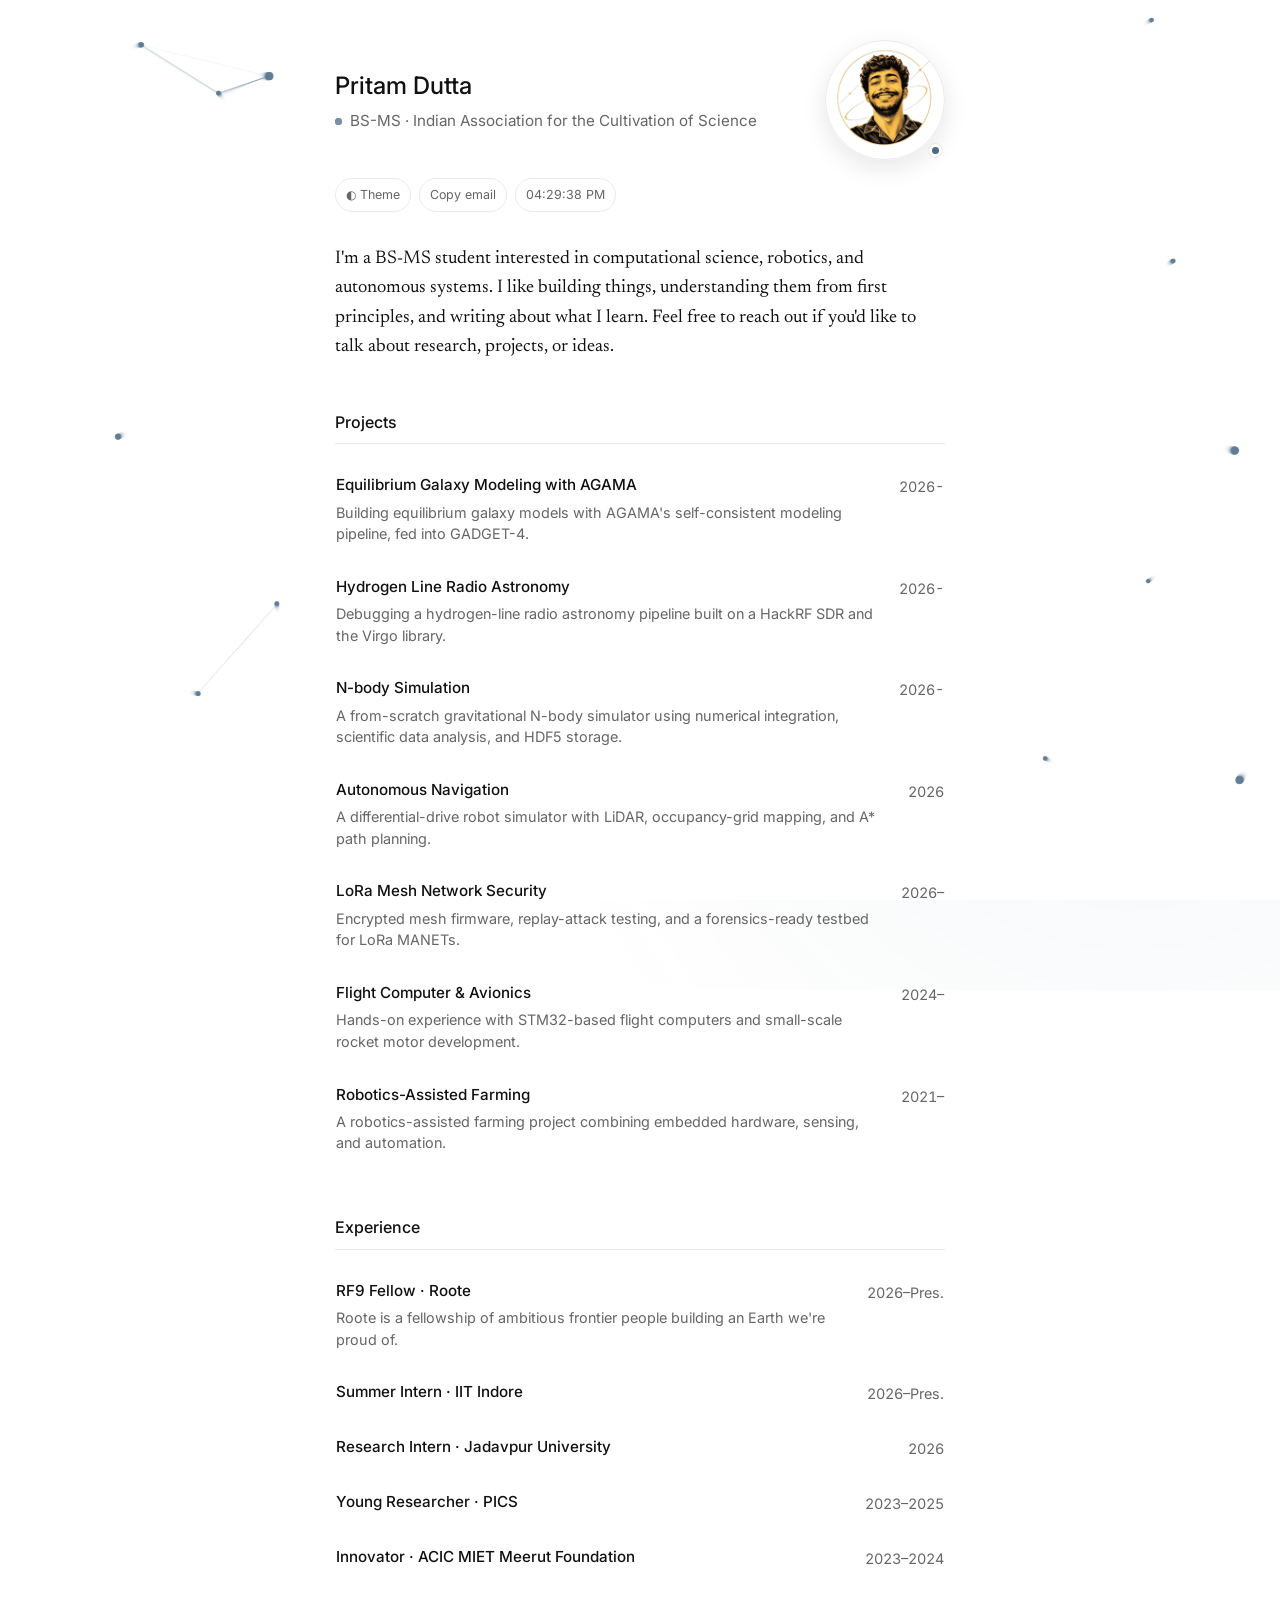
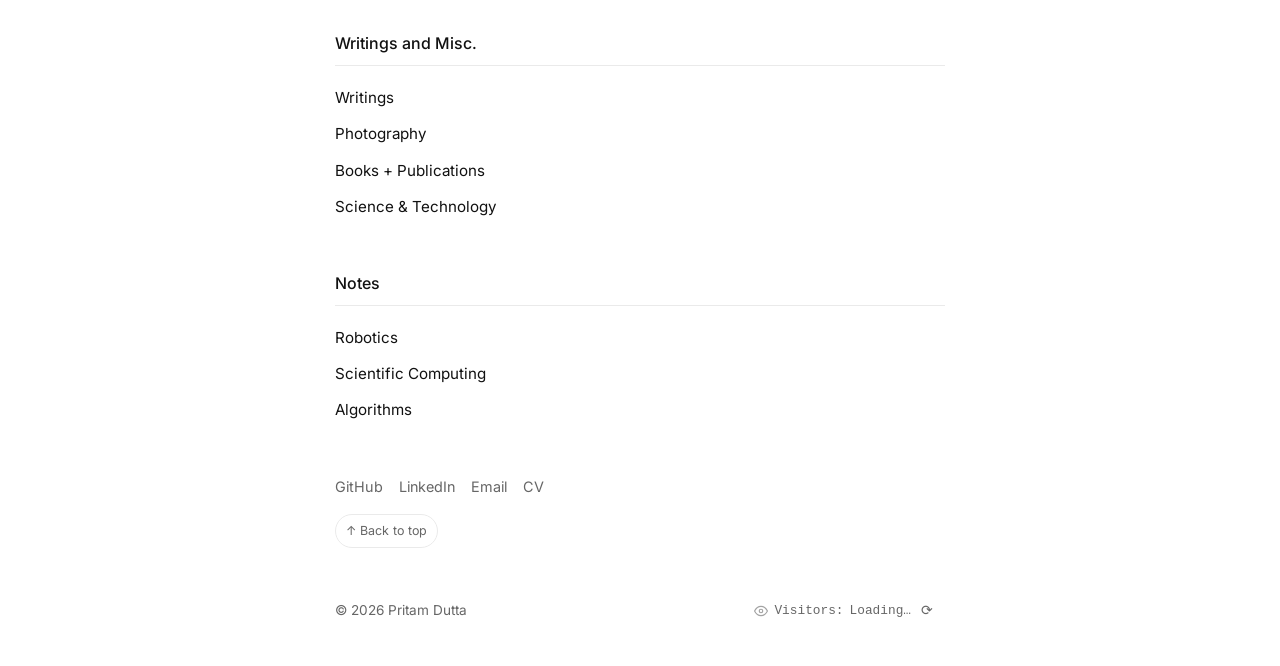
<file: index.html>
<!DOCTYPE html>
<html lang="en">
<head>
  <meta charset="UTF-8">
  <meta name="viewport" content="width=device-width, initial-scale=1.0">
  
  <meta name="description" content="Pritam Dutta — BS-MS student at IACS interested in computational science, robotics and autonomous systems.">
  <title>Pritam Dutta</title>
  <link rel="icon" type="image/png" href="favicon.png">

  <link rel="preconnect" href="https://fonts.googleapis.com">
  <link rel="preconnect" href="https://fonts.gstatic.com" crossorigin>
  <link href="https://fonts.googleapis.com/css2?family=Inter:wght@400;500&family=Newsreader:ital,opsz,wght@0,6..72,400;0,6..72,500;1,6..72,400;1,6..72,500&display=swap" rel="stylesheet">

  <style>
    :root {
      --bg: #ffffff;
      --text-main: #111111;
      --text-muted: #666666;
      --border: #eaeaea;
      --accent: #4c6a86;
      --accent-soft: rgba(76, 106, 134, 0.08);
      --surface: rgba(255,255,255,0.78);
      --shadow: 0 8px 24px rgba(17,17,17,0.10);
      --parallax-x: 0px;
      --parallax-y: 0px;
    }

    * { box-sizing: border-box; }

    html {
      scroll-behavior: smooth;
    }

    ::selection {
      background: rgba(76, 106, 134, 0.16);
    }

    body {
      font-family: 'Inter', sans-serif;
      color: var(--text-main);
      background-color: var(--bg);
      line-height: 1.6;
      max-width: 650px;
      margin: 0 auto;
      padding: 40px 20px;
      -webkit-font-smoothing: antialiased;
      position: relative;
      overflow-x: hidden;
    }

    /* Calm, slow-drifting ambient backdrop */
    body::before {
      content: "";
      position: fixed;
      inset: -10%;
      z-index: -4;
      pointer-events: none;
      background:
        radial-gradient(circle at 18% 14%, rgba(76, 106, 134, 0.08), transparent 38%),
        radial-gradient(circle at 82% 68%, rgba(76, 106, 134, 0.06), transparent 42%);
      transform: translate(var(--parallax-x), var(--parallax-y));
      animation: drift 20s ease-in-out infinite alternate;
      transition: transform 0.2s ease-out;
    }

    /* Animated Dot Grid */
    body::after {
      content: "";
      position: fixed;
      inset: -5%;
      z-index: -2;
      pointer-events: none;
      background-image: radial-gradient(circle, rgba(17, 17, 17, 0.05) 1px, transparent 1px);
      background-size: 26px 26px;
      mask-image: radial-gradient(ellipse 70% 60% at 50% 20%, black 30%, transparent 75%);
      -webkit-mask-image: radial-gradient(ellipse 70% 60% at 50% 20%, black 30%, transparent 75%);
      animation: breatheGrid 15s ease-in-out infinite alternate;
    }

    @keyframes breatheGrid {
      0% { transform: scale(1) translateY(0); opacity: 0.8; }
      100% { transform: scale(1.02) translateY(5px); opacity: 1; }
    }

    #side-field {
      position: fixed;
      inset: 0;
      z-index: -1;
      width: 100vw;
      height: 100vh;
      pointer-events: none;
      display: block;
    }

    /* Orbit Field */
    #orbit-field {
      position: fixed;
      top: -14vw;
      right: -14vw;
      width: 50vw;
      height: 50vw;
      min-width: 380px;
      min-height: 380px;
      z-index: -3;
      pointer-events: none;
      opacity: 0.85;
      transition: transform 0.5s cubic-bezier(0.2, 0.8, 0.2, 1);
    }

    #orbit-field svg {
      width: 100%;
      height: 100%;
      overflow: visible;
    }

    #orbit-field .ring {
      fill: none;
      stroke: var(--accent);
      stroke-width: 1;
      transform-origin: 50% 50%;
    }

    #orbit-field .ring--a { stroke-opacity: 0.28; animation: spin 60s linear infinite; }
    #orbit-field .ring--b { stroke-opacity: 0.20; animation: spin 95s linear infinite reverse; }
    #orbit-field .ring--c { stroke-opacity: 0.14; animation: spin 150s linear infinite; }

    #orbit-field .body { fill: var(--accent); opacity: 0.4; }

    #orbit-field .satellite-track {
      transform-origin: 50% 50%;
      animation: spin 30s linear infinite;
    }

    #orbit-field .satellite { fill: var(--accent); opacity: 0.85; }

    #orbit-field .satellite-tail {
      fill: none;
      stroke: var(--accent);
      stroke-width: 1.5;
      stroke-linecap: round;
      opacity: 0.4;
      stroke-dasharray: 14 190;
      animation: pulseTail 2s ease-in-out infinite alternate;
    }

    @keyframes pulseTail {
      from { stroke-width: 1px; opacity: 0.2; }
      to { stroke-width: 2px; opacity: 0.6; }
    }

    @keyframes spin {
      from { transform: rotate(0deg); }
      to   { transform: rotate(360deg); }
    }

    .signal {
      position: relative;
      display: inline-block;
      width: 7px;
      height: 7px;
      margin-right: 8px;
      border-radius: 50%;
      background: var(--accent);
      vertical-align: middle;
      opacity: 0.75;
    }

    .signal::before,
    .signal::after {
      content: "";
      position: absolute;
      inset: 0;
      border-radius: 50%;
      border: 1px solid var(--accent);
      animation: ping 2.5s cubic-bezier(0.2, 0.6, 0.4, 1) infinite;
    }

    .signal::after { animation-delay: 1.25s; }

    @keyframes ping {
      0%   { transform: scale(1); opacity: 0.8; }
      100% { transform: scale(6); opacity: 0; }
    }

    @keyframes drift {
      0%   { transform: translate(0, 0) scale(1); }
      100% { transform: translate(-3%, 3%) scale(1.05); }
    }

    @keyframes fadeUp {
      from { opacity: 0; transform: translateY(20px); filter: blur(4px); }
      to   { opacity: 1; transform: translateY(0); filter: blur(0px); }
    }

    .page-header, .intro, section {
      animation: fadeUp 0.8s cubic-bezier(0.2, 0.8, 0.2, 1) both;
    }
    .page-header { animation-delay: 0.1s; }
    .intro       { animation-delay: 0.2s; }
    section:nth-of-type(1) { animation-delay: 0.3s; }
    section:nth-of-type(2) { animation-delay: 0.4s; }
    section:nth-of-type(3) { animation-delay: 0.5s; }
    section:nth-of-type(4) { animation-delay: 0.6s; }

    h1 {
      font-size: 1.5rem;
      font-weight: 500;
      margin: 0 0 4px 0;
      font-family: monospace;
    }

    .subtitle {
      color: var(--text-muted);
      margin: 0;
      font-size: 0.95rem;
    }

    .intro {
      font-family: 'Newsreader', serif;
      font-size: 1.15rem;
      color: var(--text-main);
      margin: 32px 0;
    }

    section { margin-top: 48px; }

    h2 {
      font-size: 1rem;
      font-weight: 500;
      border-bottom: 1px solid var(--border);
      padding-bottom: 8px;
      margin-bottom: 16px;
      position: relative;
      overflow: hidden;
    }

    h2::after {
      content: '';
      position: absolute;
      bottom: -1px;
      left: 0;
      width: 100%;
      height: 1px;
      background: var(--accent);
      transform: translateX(-100%);
      animation: swipeLine 1.5s cubic-bezier(0.2, 0.8, 0.2, 1) forwards;
      animation-delay: 0.5s;
    }

    @keyframes swipeLine {
      to { transform: translateX(0); }
    }

    .list { display: flex; flex-direction: column; gap: 4px; }

    .row {
      display: flex;
      justify-content: space-between;
      align-items: flex-start;
      text-decoration: none;
      color: inherit;
      gap: 24px;
      position: relative;
      padding: 12px 14px;
      margin: 0 -14px;
      border-radius: 8px;
      transition: all 0.4s cubic-bezier(0.2, 0.8, 0.2, 1);
      border: 1px solid transparent;
    }

    .row.reveal-init { opacity: 0; transform: translateY(20px) scale(0.98); }
    .row.reveal-in {
      opacity: 1; transform: translateY(0) scale(1);
      transition: opacity 0.7s cubic-bezier(0.2, 0.8, 0.2, 1), transform 0.7s cubic-bezier(0.2, 0.8, 0.2, 1);
    }

    a.row::before {
      content: "";
      position: absolute;
      left: 0;
      top: 10px;
      bottom: 10px;
      width: 3px;
      background: var(--accent);
      transform: scaleY(0);
      transform-origin: center;
      transition: transform 0.4s cubic-bezier(0.2, 0.8, 0.2, 1);
      border-radius: 4px;
    }

    a.row:hover {
      background-color: var(--bg);
      transform: translateX(6px) translateY(-2px);
      box-shadow: 0 8px 24px rgba(76, 106, 134, 0.12);
      border: 1px solid var(--accent-soft);
      z-index: 10;
    }

    a.row:hover::before { transform: scaleY(1); }

    a.row:hover .row-title {
      color: var(--accent);
      text-decoration: none;
    }

    .row-main { display: flex; flex-direction: column; }
    .row-title { font-weight: 500; font-size: 0.95rem; transition: color 0.3s ease; }
    .row-desc { font-size: 0.9rem; color: var(--text-muted); margin-top: 4px; line-height: 1.5; }
    .row-year { font-size: 0.9rem; color: var(--text-muted); white-space: nowrap; margin-top: 2px; font-variant-numeric: tabular-nums; }

    .plain-row a {
      text-decoration: none;
      color: var(--text-main);
      font-size: 0.95rem;
      display: inline-block;
      padding: 4px 0;
      transition: all 0.3s cubic-bezier(0.2, 0.8, 0.2, 1);
      position: relative;
    }

    .plain-row a::after {
      content: '→';
      position: absolute;
      right: -20px;
      opacity: 0;
      transition: all 0.3s ease;
    }

    .plain-row a:hover {
      color: var(--accent);
      transform: translateX(8px);
    }

    .plain-row a:hover::after {
      opacity: 1;
      right: -15px;
    }

    .links { margin-top: 48px; display: flex; gap: 16px; flex-wrap: wrap; }
    .links a {
      color: var(--text-muted);
      text-decoration: none;
      font-size: 0.9rem;
      transition: all 0.3s ease;
      position: relative;
    }
    
    .links a::after {
      content: "";
      position: absolute;
      bottom: -2px; left: 0; right: 0;
      height: 1px;
      background: var(--accent);
      transform: scaleX(0);
      transform-origin: right;
      transition: transform 0.4s ease;
    }

    .links a:hover { color: var(--accent); }
    .links a:hover::after {
      transform: scaleX(1);
      transform-origin: left;
    }

    .site-footer {
      margin-top: 48px;
      font-size: 0.85rem;
      color: var(--text-muted);
      display: flex;
      justify-content: space-between;
      align-items: center;
      gap: 20px;
    }

    /* Visitor Counter */
    .visitor-module {
      display: flex;
      align-items: center;
      gap: 6px;
      font-family: monospace;
      font-size: 0.8rem;
      white-space: nowrap;
      cursor: default;
      padding: 5px 8px;
      border-radius: 6px;
      transition: background 0.25s ease;
    }

    .visitor-module:hover { background: var(--accent-soft); }

    .visitor-module svg {
      width: 14px;
      height: 14px;
      opacity: 0.6;
    }

    #v-count {
      color: var(--accent);
      font-weight: 500;
      min-width: 45px;
      text-align: right;
      font-variant-numeric: tabular-nums;
      transition: opacity .3s ease;
    }

    .visitor-module.updated #v-count {
      animation: counterPulse .5s ease;
    }

    @keyframes counterPulse {
      0% { opacity: .35; transform: translateY(2px); }
      100% { opacity: 1; transform: translateY(0); }
    }

    #v-refresh {
      border: none;
      background: none;
      color: var(--text-muted);
      cursor: pointer;
      padding: 2px 4px;
      font-size: 0.85rem;
      line-height: 1;
      border-radius: 4px;
      transition: color 0.25s ease, transform 0.25s ease, background 0.25s ease;
    }
    #v-refresh:hover { color: var(--accent); background: var(--accent-soft); }
    #v-refresh.spinning { animation: spin 0.7s linear infinite; }
    #v-refresh:disabled { cursor: default; opacity: 0.5; }

    /* Profile / utility upgrades */
    .header-top {
      display: flex;
      align-items: center;
      justify-content: space-between;
      gap: 18px;
    }
    .profile-wrap { position: relative; flex: 0 0 auto; }
    .profile-photo {
      width: 120px; height: 120px; object-fit: cover;
      object-position: 50% 35%; border-radius: 50%; display: block;
      border: 1px solid var(--border);
      box-shadow: 0 8px 24px rgba(17, 17, 17, 0.10);
      transition: transform 0.35s ease, box-shadow 0.35s ease;
    }
    .profile-photo:hover {
      transform: translateY(-3px) rotate(1deg);
      box-shadow: 0 12px 30px rgba(76, 106, 134, 0.18);
    }
    .profile-status {
      position: absolute; right: 3px; bottom: 3px;
      width: 13px; height: 13px; border-radius: 50%;
      background: var(--accent); border: 3px solid var(--bg);
      box-shadow: 0 0 0 1px var(--border);
    }
    .utility-bar {
      display: flex; align-items: center; gap: 8px; margin-top: 18px;
    }
    .utility-button {
      border: 1px solid var(--border);
      background: rgba(255,255,255,0.72);
      color: var(--text-muted); border-radius: 999px;
      padding: 6px 10px; font: inherit; font-size: 0.78rem;
      cursor: pointer; transition: all 0.25s ease;
      backdrop-filter: blur(8px);
    }
    .utility-button:hover {
      color: var(--accent); border-color: var(--accent-soft);
      transform: translateY(-1px);
    }
    :root.theme-dark {
      color-scheme: dark;
      --bg: #111315; --text-main: #eeeeee;
      --text-muted: #a4a8ad; --border: #292d31;
      --accent: #7d9ebe;
      --accent-soft: rgba(125, 158, 190, 0.14);
      --surface: rgba(25,28,31,0.78);
      --shadow: 0 8px 24px rgba(0,0,0,0.28);
    }
    :root:not(.theme-dark) { color-scheme: light; }
    :root.theme-dark .utility-button { background: var(--surface); }
    :root.theme-dark a.row:hover { background-color: #181b1e; }
    :root.theme-dark .profile-status { border-color: var(--bg); }
    body { transition: background-color .35s ease, color .35s ease; }
    .utility-button, .row { transition: background-color .35s ease, color .35s ease, border-color .35s ease, transform .25s ease; }
    .scroll-progress {
      position: fixed; top: 0; left: 0; width: 0%; height: 2px;
      background: var(--accent); z-index: 1000;
      transition: width 0.08s linear;
    }

    @media (max-width: 520px) {
      .header-top { align-items: flex-start; }
      .profile-photo { width: 64px; height: 64px; }
      .subtitle { max-width: 250px; }
      .site-footer { align-items: flex-start; flex-direction: column; }
    }

    @media (prefers-reduced-motion: reduce) {
      *, *::before, *::after {
        animation-duration: 0.01ms !important;
        animation-iteration-count: 1 !important;
        transition-duration: 0.01ms !important;
        scroll-behavior: auto !important;
      }
      body::before, body::after { animation: none; transform: none !important; }
      #orbit-field .ring { animation: none; }
    }
  </style>
</head>

<body>
  <div id="orbit-field" aria-hidden="true">
    <svg viewBox="0 0 200 200">
      <ellipse class="ring ring--a" cx="100" cy="100" rx="90" ry="58" />
      <ellipse class="ring ring--b" cx="100" cy="100" rx="65" ry="65" />
      <ellipse class="ring ring--c" cx="100" cy="100" rx="120" ry="80" />
      <circle class="body" cx="100" cy="100" r="2.5" />
      <g class="satellite-track">
        <path class="satellite-tail" d="M 190 100 A 90 58 0 0 0 87.2 45.9" />
        <circle class="satellite" cx="190" cy="100" r="3" />
      </g>
    </svg>
  </div>
  <canvas id="side-field" aria-hidden="true"></canvas>
  <main>
    <div class="scroll-progress" id="scroll-progress" aria-hidden="true"></div>

    <header class="page-header">
      <div class="header-top">
        <div>
          <h1 id="decoder-text" data-value="Pritam Dutta">Pritam Dutta</h1>
          <p class="subtitle"><span class="signal" aria-hidden="true"></span>BS-MS · Indian Association for the Cultivation of Science</p>
        </div>
        <div class="profile-wrap">
          <img class="profile-photo" src="profile.png" alt="Pritam Dutta" loading="eager">
          <span class="profile-status" title="Currently active"></span>
        </div>
      </div>

      <div class="utility-bar" aria-label="Site controls">
        <button class="utility-button" id="theme-toggle" type="button" aria-label="Toggle theme">◐ Theme</button>
        <button class="utility-button" id="email-copy" type="button">Copy email</button>
        <span class="utility-button" id="local-time" aria-live="polite" title="Your browser's local time">Local time</span>
      </div>
    </header>
    
    <p class="intro">
      I'm a BS-MS student interested in computational science, robotics,
      and autonomous systems. I like building things, understanding them
      from first principles, and writing about what I learn. Feel free to
      reach out if you'd like to talk about research, projects, or ideas.
    </p>

    <section id="projects">
      <h2>Projects</h2>
      <div class="list">
        <a class="row" href="projects/agama-galaxy-models.html">
          <span class="row-main">
            <span class="row-title">Equilibrium Galaxy Modeling with AGAMA</span>
            <span class="row-desc">Building equilibrium galaxy models with AGAMA's self-consistent modeling pipeline, fed into GADGET-4.</span>
          </span>
          <span class="row-year">2026-</span>
        </a>

        <a class="row" href="projects/hydrogen-line-radio-astronomy.html">
          <span class="row-main">
            <span class="row-title">Hydrogen Line Radio Astronomy</span>
            <span class="row-desc">Debugging a hydrogen-line radio astronomy pipeline built on a HackRF SDR and the Virgo library.</span>
          </span>
          <span class="row-year">2026-</span>
        </a>

        <a class="row" href="projects/n-body-simulation.html">
          <span class="row-main">
            <span class="row-title">N-body Simulation</span>
            <span class="row-desc">A from-scratch gravitational N-body simulator using numerical integration, scientific data analysis, and HDF5 storage.</span>
          </span>
          <span class="row-year">2026-</span>
        </a>

        <a class="row" href="projects/autonomous-navigation.html">
          <span class="row-main">
            <span class="row-title">Autonomous Navigation</span>
            <span class="row-desc">A differential-drive robot simulator with LiDAR, occupancy-grid mapping, and A* path planning.</span>
          </span>
          <span class="row-year">2026</span>
        </a>

        <a class="row" href="projects/lora-mesh-security.html">
          <span class="row-main">
            <span class="row-title">LoRa Mesh Network Security</span>
            <span class="row-desc">Encrypted mesh firmware, replay-attack testing, and a forensics-ready testbed for LoRa MANETs.</span>
          </span>
          <span class="row-year">2026–</span>
        </a>

        <a class="row" href="projects/flight-computer-avionics.html">
          <span class="row-main">
            <span class="row-title">Flight Computer &amp; Avionics</span>
            <span class="row-desc">Hands-on experience with STM32-based flight computers and small-scale rocket motor development.</span>
          </span>
          <span class="row-year">2024–</span>
        </a>

        <a class="row" href="projects/robotics-assisted-farming.html">
          <span class="row-main">
            <span class="row-title">Robotics-Assisted Farming</span>
            <span class="row-desc">A robotics-assisted farming project combining embedded hardware, sensing, and automation.</span>
          </span>
          <span class="row-year">2021–</span>
        </a>
      </div>
    </section>

    <section id="positions">
      <h2>Experience</h2>
      <div class="list">
        <div class="row">
          <span class="row-main">
            <span class="row-title">RF9 Fellow · Roote</span>
            <span class="row-desc">Roote is a fellowship of ambitious frontier people building an Earth we're proud of.</span>
          </span>
          <span class="row-year">2026–Pres.</span>
        </div>

        <div class="row">
          <span class="row-main">
            <span class="row-title">Summer Intern · IIT Indore</span>
          </span>
          <span class="row-year">2026–Pres.</span>
        </div>

        <div class="row">
          <span class="row-main">
            <span class="row-title">Research Intern · Jadavpur University</span>
          </span>
          <span class="row-year">2026</span>
        </div>

        <div class="row">
          <span class="row-main">
            <span class="row-title">Young Researcher · PICS</span>
          </span>
          <span class="row-year">2023–2025</span>
        </div>

        <div class="row">
          <span class="row-main">
            <span class="row-title">Innovator · ACIC MIET Meerut Foundation</span>
          </span>
          <span class="row-year">2023–2024</span>
        </div>
      </div>
    </section>

    
    <section id="writing">
      <h2> Writings and Misc.</h2>
      <div class="list">
        <div class="plain-row"><a href="writing/writing.html">Writings</a></div>
        <div class="plain-row"><a href="photography/photography.html">Photography</a></div>
        <div class="plain-row"><a href="#">Books + Publications</a></div>
        <div class="plain-row"><a href="#">Science &amp; Technology</a></div>
      </div>
    </section>

    <section id="notes">
      <h2>Notes</h2>
      <div class="list">
        <div class="plain-row"><a href="#">Robotics</a></div>
        <div class="plain-row"><a href="#">Scientific Computing</a></div>
        <div class="plain-row"><a href="#">Algorithms</a></div>
      </div>
    </section>
   
      
    <nav class="links" aria-label="External links">
      <a href="https://github.com/dutta-pritam" target="_blank" rel="noopener">GitHub</a>
      <a href="https://www.linkedin.com/in/pritam-dutta-158b131a7/" target="_blank" rel="noopener">LinkedIn</a>
      <a href="mailto:pritamdutta.pixel@gmail.com">Email</a>
      <a href="https://drive.google.com/file/d/19XylpTe480CM4zVCofw92HUHDqrkjnYO/view?usp=sharing" target="_blank" rel="noopener">CV</a>
    </nav>

    <div style="margin-top:16px;">
      <button class="utility-button" id="top-button" type="button">↑ Back to top</button>
    </div>

    <footer class="site-footer">
      <span>© 2026 Pritam Dutta</span>

      <div class="visitor-module" title="Total Visits" aria-label="Total Visits">
        <svg xmlns="http://www.w3.org/2000/svg"
             viewBox="0 0 24 24"
             fill="none"
             stroke="currentColor"
             stroke-width="2"
             stroke-linecap="round"
             stroke-linejoin="round"
             aria-hidden="true">
          <path d="M1 12s4-8 11-8 11 8 11 8-4 8-11 8-11-8-11-8z"></path>
          <circle cx="12" cy="12" r="3"></circle>
        </svg>
        <span>Visitors:</span>
        <span id="">Loading…</span>
        <button id="v-refresh" type="button" title="Refresh visitor count" aria-label="Refresh visitor count">⟳</button>
      </div>
    </footer>
  </main>

  <script>
    // 1. TEXT DECODE EFFECT
    const letters = "ABCDEFGHIJKLMNOPQRSTUVWXYZ0123456789!@#$%^&*";
    let interval = null;
    const headerText = document.getElementById("decoder-text");
    
    setTimeout(() => {
      let iteration = 0;
      clearInterval(interval);
      interval = setInterval(() => {
        headerText.innerText = headerText.innerText
          .split("")
          .map((letter, index) => {
            if(index < iteration) {
              return headerText.dataset.value[index];
            }
            return letters[Math.floor(Math.random() * 26)];
          })
          .join("");
        
        if(iteration >= headerText.dataset.value.length){ 
          clearInterval(interval);
          headerText.style.fontFamily = "'Inter', sans-serif";
        }
        iteration += 1 / 3;
      }, 30);
    }, 600);

    // 2. INTERACTIVE PHYSICS CANVAS
    (function () {
      var canvas = document.getElementById('side-field');
      if (!canvas || !canvas.getContext) return;
      var ctx = canvas.getContext('2d');
      var reduceMotion = window.matchMedia('(prefers-reduced-motion: reduce)').matches;
      if (reduceMotion) { canvas.remove(); return; }

      var COLUMN_WIDTH = 690;  
      var MIN_GUTTER = 90;     
      var DOT_COLOR = '76, 106, 134';
      var SPEED = 0.45;
      var LINK_DIST = 140;     

      var dpr = Math.min(window.devicePixelRatio || 1, 2);
      var w = 0, h = 0, gutterL = 0, gutterR = 0, active = false;
      var particles = [];

      let mouse = { x: -1000, y: -1000, radius: 120 };
      
      window.addEventListener('mousemove', function(e) {
        mouse.x = e.clientX;
        mouse.y = e.clientY;
        const orbit = document.getElementById('orbit-field');
        const moveX = (e.clientX - window.innerWidth / 2) * 0.05;
        const moveY = (e.clientY - window.innerHeight / 2) * 0.05;
        orbit.style.transform = `translate(${moveX}px, ${moveY}px)`;
      });

      window.addEventListener('mouseleave', function() {
        mouse.x = -1000;
        mouse.y = -1000;
      });

      function makeParticle(side) {
        var r = 2 + Math.random() * 2.5;
        var lo = side === 'l' ? r : (w - gutterR) + r;
        var hi = side === 'l' ? gutterL - r : w - r;
        var angle = Math.random() * Math.PI * 2;
        return {
          side: side,
          x: lo + Math.random() * Math.max(hi - lo, 1),
          y: Math.random() * h,
          vx: Math.cos(angle) * SPEED,
          vy: Math.sin(angle) * SPEED,
          baseVx: Math.cos(angle) * SPEED,
          baseVy: Math.sin(angle) * SPEED,
          r: r,
          m: r * r
        };
      }

      function layout() {
        w = window.innerWidth;
        h = window.innerHeight;
        canvas.width = w * dpr;
        canvas.height = h * dpr;
        canvas.style.width = w + 'px';
        canvas.style.height = h + 'px';
        ctx.setTransform(dpr, 0, 0, dpr, 0, 0);
        ctx.clearRect(0, 0, w, h);

        var gutter = (w - COLUMN_WIDTH) / 2;
        gutterL = gutterR = Math.max(gutter, 0);
        active = gutter >= MIN_GUTTER;

        particles = [];
        if (active) {
          var count = Math.min(10, Math.floor(gutter / 45));
          for (var i = 0; i < count; i++) particles.push(makeParticle('l'));
          for (var j = 0; j < count; j++) particles.push(makeParticle('r'));
        }
      }

      function resolveCollision(p, q) {
        var dx = q.x - p.x, dy = q.y - p.y;
        var dist = Math.sqrt(dx * dx + dy * dy) || 0.001;
        var minDist = p.r + q.r;
        if (dist >= minDist) return;

        var nx = dx / dist, ny = dy / dist;
        var overlap = (minDist - dist) / 2;
        p.x -= nx * overlap; p.y -= ny * overlap;
        q.x += nx * overlap; q.y += ny * overlap;

        var kx = p.vx - q.vx, ky = p.vy - q.vy;
        var dot = kx * nx + ky * ny;
        if (dot > 0) return; 

        var factor = (2 * dot) / (p.m + q.m);
        p.vx -= factor * q.m * nx; p.vy -= factor * q.m * ny;
        q.vx += factor * p.m * nx; q.vy += factor * p.m * ny;
      }

      function step() {
        ctx.fillStyle = document.documentElement.classList.contains('theme-dark')
          ? 'rgba(17, 19, 21, 0.20)' : 'rgba(255, 255, 255, 0.20)';
        ctx.fillRect(0, 0, w, h);

        if (active) {
          for (var i = 0; i < particles.length; i++) {
            var p = particles[i];
            
            let dx = p.x - mouse.x;
            let dy = p.y - mouse.y;
            let distance = Math.sqrt(dx * dx + dy * dy);
            
            if (distance < mouse.radius) {
              let forceDirectionX = dx / distance;
              let forceDirectionY = dy / distance;
              let force = (mouse.radius - distance) / mouse.radius;
              let pushX = forceDirectionX * force * 2;
              let pushY = forceDirectionY * force * 2;
              
              p.vx += pushX;
              p.vy += pushY;
            } else {
              p.vx = p.vx * 0.98 + p.baseVx * 0.02;
              p.vy = p.vy * 0.98 + p.baseVy * 0.02;
            }

            p.x += p.vx;
            p.y += p.vy;

            var lo = p.side === 'l' ? 0 : w - gutterR;
            var hi = p.side === 'l' ? gutterL : w;
            if (p.x - p.r < lo) { p.x = lo + p.r; p.vx = Math.abs(p.vx); p.baseVx = Math.abs(p.baseVx); }
            if (p.x + p.r > hi) { p.x = hi - p.r; p.vx = -Math.abs(p.vx); p.baseVx = -Math.abs(p.baseVx); }
            if (p.y - p.r < 0)  { p.y = p.r; p.vy = Math.abs(p.vy); p.baseVy = Math.abs(p.baseVy); }
            if (p.y + p.r > h)  { p.y = h - p.r; p.vy = -Math.abs(p.vy); p.baseVy = -Math.abs(p.baseVy); }
          }

          for (var a = 0; a < particles.length; a++) {
            for (var b = a + 1; b < particles.length; b++) {
              if (particles[a].side === particles[b].side) {
                resolveCollision(particles[a], particles[b]);
              }
            }
          }

          ctx.lineWidth = 1;
          for (var m = 0; m < particles.length; m++) {
            for (var n = m + 1; n < particles.length; n++) {
              var pm = particles[m], pn = particles[n];
              if (pm.side !== pn.side) continue;
              var ddx = pm.x - pn.x, ddy = pm.y - pn.y;
              var d = Math.sqrt(ddx * ddx + ddy * ddy);
              if (d < LINK_DIST) {
                var alpha = (1 - d / LINK_DIST) * 0.35;
                ctx.strokeStyle = 'rgba(' + DOT_COLOR + ', ' + alpha.toFixed(3) + ')';
                ctx.beginPath();
                ctx.moveTo(pm.x, pm.y);
                ctx.lineTo(pn.x, pn.y);
                ctx.stroke();
              }
            }
          }

          for (var k = 0; k < particles.length; k++) {
            var pt = particles[k];
            ctx.fillStyle = 'rgba(' + DOT_COLOR + ', 0.6)';
            ctx.beginPath();
            ctx.arc(pt.x, pt.y, pt.r, 0, Math.PI * 2);
            ctx.fill();
          }
        }

        if (!paused) requestAnimationFrame(step);
      }

      var paused = document.hidden;
      document.addEventListener('visibilitychange', function () {
        paused = document.hidden;
        if (!paused) requestAnimationFrame(step);
      });

      var resizeTimer;
      window.addEventListener('resize', function () {
        clearTimeout(resizeTimer);
        resizeTimer = setTimeout(layout, 150);
      });

      layout();
      requestAnimationFrame(step);
    })();

    // 3. ENHANCED PARALLAX
    (function () {
      if (window.matchMedia('(prefers-reduced-motion: reduce)').matches) return;
      var root = document.documentElement;
      var ticking = false;
      function apply() {
        var y = window.scrollY || window.pageYOffset || 0;
        var shiftY = Math.max(-30, Math.min(30, y * 0.06));
        var shiftX = Math.max(-15, Math.min(15, y * 0.02));
        root.style.setProperty('--parallax-y', shiftY.toFixed(1) + 'px');
        root.style.setProperty('--parallax-x', shiftX.toFixed(1) + 'px');
        ticking = false;
      }
      window.addEventListener('scroll', function () {
        if (!ticking) {
          requestAnimationFrame(apply);
          ticking = true;
        }
      }, { passive: true });
    })();

    // 4. SCROLL REVEAL
    (function () {
      var rows = document.querySelectorAll('.list .row');
      if (!rows.length) return;
      var reduceMotion = window.matchMedia('(prefers-reduced-motion: reduce)').matches;

      rows.forEach(function (row) { row.classList.add('reveal-init'); });
      if (reduceMotion) return;

      if (!('IntersectionObserver' in window)) {
        rows.forEach(function (row) { row.classList.add('reveal-in'); });
        return;
      }

      var groups = new Map();
      rows.forEach(function (row) {
        var parent = row.closest('.list');
        if (!groups.has(parent)) groups.set(parent, []);
        groups.get(parent).push(row);
      });

      var observer = new IntersectionObserver(function (entries) {
        entries.forEach(function (entry) {
          if (!entry.isIntersecting) return;
          var row = entry.target;
          var siblings = groups.get(row.closest('.list')) || [row];
          var index = siblings.indexOf(row);
          setTimeout(function () {
            row.classList.add('reveal-in');
          }, Math.max(index, 0) * 80);
          observer.unobserve(row);
        });
      }, { threshold: 0.1, rootMargin: '0px 0px -20px 0px' });

      rows.forEach(function (row) { observer.observe(row); });
    })();

    // 5. VISITOR COUNTER (CountAPI)
    (function () {
      const counterEl = document.getElementById('v-count');
      const refreshBtn = document.getElementById('v-refresh');
      const moduleEl = document.querySelector('.visitor-module');
      if (!counterEl) return;

      // A stable namespace/key for this portfolio.
      // CountAPI increments the counter each time the page is loaded.
      const NAMESPACE = 'pritam-portfolio';
      const ACTION = 'view';
      const KEY = 'visits';

      function showCount(count) {
        const value = Number(count);
        if (!Number.isFinite(value)) throw new Error('Invalid counter value');
        counterEl.textContent = value.toLocaleString();
        counterEl.title = 'Total portfolio visits';
        if (moduleEl) {
          moduleEl.classList.remove('updated');
          void moduleEl.offsetWidth;
          moduleEl.classList.add('updated');
        }
      }

      async function countVisit() {
        const url = 'https://counterapi.com/api/' +
          encodeURIComponent(NAMESPACE) + '/' +
          encodeURIComponent(ACTION) + '/' +
          encodeURIComponent(KEY);

        const response = await fetch(url, {
          method: 'GET',
          cache: 'no-store',
          mode: 'cors'
        });

        if (!response.ok) {
          throw new Error('CountAPI HTTP ' + response.status);
        }

        const data = await response.json();
        showCount(data.value);
      }

      function loadCount() {
        counterEl.textContent = 'Loading…';
        countVisit().catch(function (error) {
          console.warn('Visitor counter unavailable:', error);
          counterEl.textContent = '—';
          counterEl.title = 'Visitor count unavailable';
        }).finally(function () {
          if (refreshBtn) {
            refreshBtn.classList.remove('spinning');
            refreshBtn.disabled = false;
          }
        });
      }

      if (refreshBtn) {
        refreshBtn.addEventListener('click', function () {
          refreshBtn.classList.add('spinning');
          refreshBtn.disabled = true;
          loadCount();
        });
      }

      loadCount();
    })();

    // 6. THEME TOGGLE
    (function () {
      var button = document.getElementById('theme-toggle');
      if (!button) return;

      var root = document.documentElement;
      var media = window.matchMedia('(prefers-color-scheme: dark)');

      function getMode() {
        return localStorage.getItem('portfolio-theme') || 'system';
      }

      function applyMode(mode) {
        root.classList.toggle('theme-dark',
          mode === 'dark' || (mode === 'system' && media.matches));

        if (mode === 'dark') button.textContent = '☀ Light';
        else if (mode === 'light') button.textContent = '◐ System';
        else button.textContent = '◐ Theme';

        button.title = 'Theme: ' + mode + ' (click to change)';
        button.setAttribute('aria-label', 'Theme: ' + mode + '. Click to change.');
      }

      function nextMode(mode) {
        return mode === 'system' ? 'dark' : (mode === 'dark' ? 'light' : 'system');
      }

      applyMode(getMode());

      media.addEventListener('change', function () {
        if (getMode() === 'system') applyMode('system');
      });

      button.addEventListener('click', function () {
        var mode = nextMode(getMode());
        localStorage.setItem('portfolio-theme', mode);
        applyMode(mode);
      });
    })();

    // 7. COPY EMAIL
    (function () {
      var button = document.getElementById('email-copy');
      if (!button) return;
      var email = 'pritamdutta.pixel@gmail.com';

      button.addEventListener('click', async function () {
        try {
          await navigator.clipboard.writeText(email);
          var old = button.textContent;
          button.textContent = '✓ Copied';
          setTimeout(function () { button.textContent = old; }, 1400);
        } catch (error) {
          window.location.href = 'mailto:' + email;
        }
      });
    })();

    // 8. LIVE LOCAL TIME
    (function () {
      var el = document.getElementById('local-time');
      if (!el) return;

      function updateTime() {
        el.textContent = new Intl.DateTimeFormat(undefined, {
          hour: '2-digit', minute: '2-digit', second: '2-digit'
        }).format(new Date());
      }

      updateTime();
      setInterval(updateTime, 1000);
    })();

    // 9. SCROLL PROGRESS
    (function () {
      var progress = document.getElementById('scroll-progress');
      if (!progress) return;

      function updateProgress() {
        var scrollTop = window.scrollY || document.documentElement.scrollTop;
        var max = document.documentElement.scrollHeight - window.innerHeight;
        var percent = max > 0 ? (scrollTop / max) * 100 : 0;
        progress.style.width = percent.toFixed(2) + '%';
      }

      window.addEventListener('scroll', updateProgress, { passive: true });
      window.addEventListener('resize', updateProgress);
      updateProgress();
    })();

    // 10. BACK TO TOP
    (function () {
      var button = document.getElementById('top-button');
      if (!button) return;
      button.addEventListener('click', function () {
        window.scrollTo({ top: 0, behavior: 'smooth' });
      });
    })();
  </script>
  <script data-goatcounter="https://dutta-pritam.goatcounter.com/count"
            async src="//gc.zgo.at/count.js"></script>

</body>
</html>
</file>
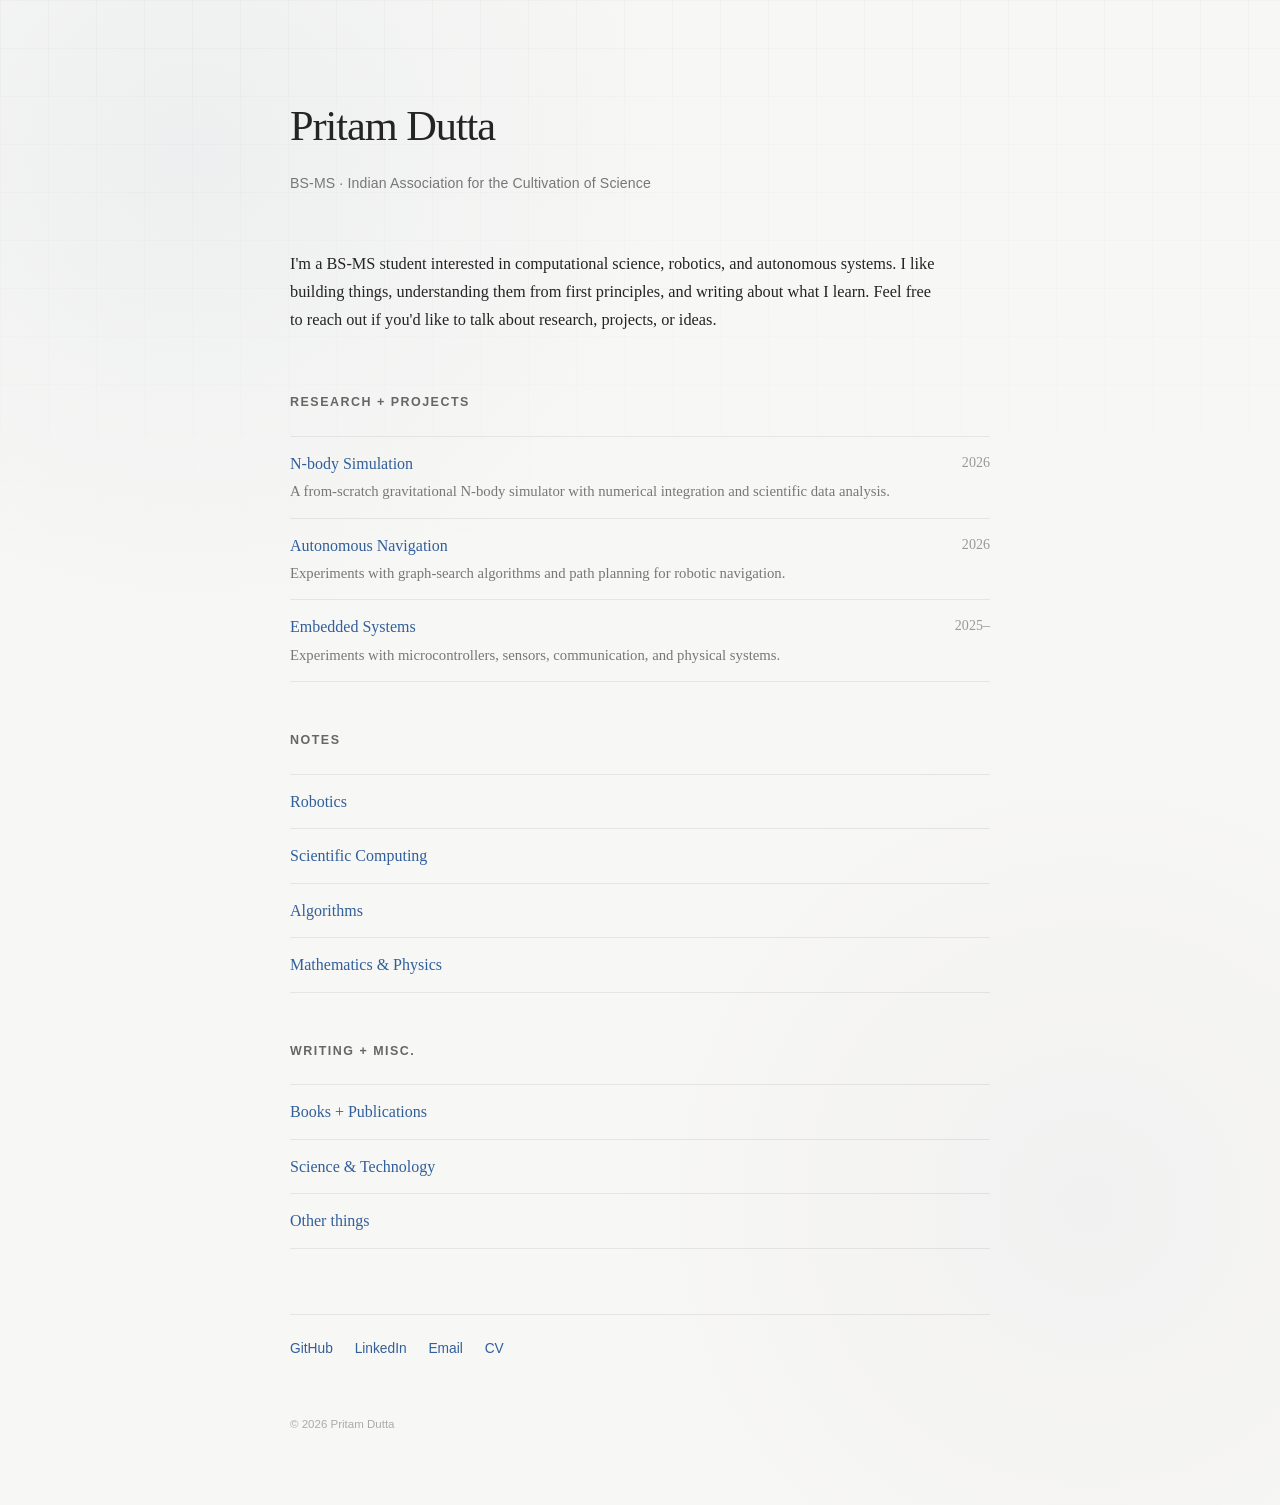
<file: pritam_minimal_portfolio.html>
<!DOCTYPE html>
<html lang="en">
<head>
  <meta charset="UTF-8">
  <meta name="viewport" content="width=device-width, initial-scale=1.0">
  <meta name="description" content="Pritam Dutta — BS-MS student at IACS interested in computational science, robotics, and autonomous systems.">
  <title>Pritam Dutta</title>

  <style>
    :root {
      --bg: #f7f7f5;
      --text: #242424;
      --muted: #777;
      --line: rgba(0, 0, 0, 0.07);
      --link: #315f9b;
      --max-width: 700px;
    }

    * {
      box-sizing: border-box;
    }

    html {
      scroll-behavior: smooth;
    }

    body {
      margin: 0;
      color: var(--text);
      background:
        radial-gradient(circle at 15% 10%, rgba(70, 110, 150, 0.055), transparent 28%),
        radial-gradient(circle at 85% 80%, rgba(120, 100, 150, 0.04), transparent 30%),
        var(--bg);
      font-family: Georgia, "Times New Roman", serif;
      line-height: 1.72;
      font-size: 16px;
    }

    /* Very subtle paper/grid texture */
    body::before {
      content: "";
      position: fixed;
      inset: 0;
      pointer-events: none;
      opacity: 0.32;
      background-image:
        linear-gradient(var(--line) 1px, transparent 1px),
        linear-gradient(90deg, var(--line) 1px, transparent 1px);
      background-size: 48px 48px;
      mask-image: linear-gradient(to bottom, black, transparent 75%);
      z-index: -1;
    }

    main {
      width: min(calc(100% - 40px), var(--max-width));
      margin: 0 auto;
      padding: 90px 0 70px;
    }

    header {
      margin-bottom: 55px;
    }

    h1 {
      margin: 0 0 8px;
      font-size: clamp(2rem, 5vw, 2.65rem);
      font-weight: 500;
      letter-spacing: -0.025em;
    }

    .subtitle {
      margin: 0;
      color: var(--muted);
      font-family: Arial, Helvetica, sans-serif;
      font-size: 0.88rem;
      letter-spacing: 0.01em;
    }

    .intro {
      max-width: 650px;
      margin: 0 0 58px;
      font-size: 1.02rem;
    }

    section {
      margin-top: 48px;
    }

    h2 {
      margin: 0 0 22px;
      font-family: Arial, Helvetica, sans-serif;
      font-size: 0.78rem;
      font-weight: 600;
      text-transform: uppercase;
      letter-spacing: 0.12em;
      color: #666;
    }

    .item {
      display: grid;
      grid-template-columns: 1fr auto;
      gap: 20px;
      padding: 13px 0;
      border-bottom: 1px solid var(--line);
    }

    .item:first-of-type {
      border-top: 1px solid var(--line);
    }

    .item a {
      color: var(--link);
      text-decoration: none;
    }

    .item a:hover {
      text-decoration: underline;
    }

    .description {
      display: block;
      margin-top: 2px;
      color: var(--muted);
      font-size: 0.92rem;
    }

    .year {
      color: #999;
      font-size: 0.88rem;
      white-space: nowrap;
    }

    .links {
      margin-top: 65px;
      padding-top: 22px;
      border-top: 1px solid var(--line);
      font-family: Arial, Helvetica, sans-serif;
      font-size: 0.86rem;
    }

    .links a {
      color: var(--link);
      text-decoration: none;
      margin-right: 18px;
    }

    .links a:hover {
      text-decoration: underline;
    }

    footer {
      margin-top: 55px;
      color: #aaa;
      font-family: Arial, Helvetica, sans-serif;
      font-size: 0.72rem;
    }

    @media (max-width: 600px) {
      main {
        padding-top: 55px;
      }

      .item {
        grid-template-columns: 1fr;
        gap: 2px;
      }

      .year {
        order: -1;
        font-size: 0.76rem;
      }
    }
  </style>
</head>

<body>
  <main>

    <header>
      <h1>Pritam Dutta</h1>
      <p class="subtitle">BS-MS · Indian Association for the Cultivation of Science</p>
    </header>

    <p class="intro">
      I'm a BS-MS student interested in computational science, robotics,
      and autonomous systems. I like building things, understanding them
      from first principles, and writing about what I learn.
      Feel free to reach out if you'd like to talk about research,
      projects, or ideas.
    </p>

    <section>
      <h2>Research + Projects</h2>

      <div class="item">
        <div>
          <a href="#" target="_blank">N-body Simulation</a>
          <span class="description">
            A from-scratch gravitational N-body simulator with numerical
            integration and scientific data analysis.
          </span>
        </div>
        <span class="year">2026</span>
      </div>

      <div class="item">
        <div>
          <a href="#" target="_blank">Autonomous Navigation</a>
          <span class="description">
            Experiments with graph-search algorithms and path planning
            for robotic navigation.
          </span>
        </div>
        <span class="year">2026</span>
      </div>

      <div class="item">
        <div>
          <a href="#" target="_blank">Embedded Systems</a>
          <span class="description">
            Experiments with microcontrollers, sensors, communication,
            and physical systems.
          </span>
        </div>
        <span class="year">2025–</span>
      </div>
    </section>

    <section>
      <h2>Notes</h2>

      <div class="item">
        <div><a href="#">Robotics</a></div>
      </div>

      <div class="item">
        <div><a href="#">Scientific Computing</a></div>
      </div>

      <div class="item">
        <div><a href="#">Algorithms</a></div>
      </div>

      <div class="item">
        <div><a href="#">Mathematics & Physics</a></div>
      </div>
    </section>

    <section>
      <h2>Writing + Misc.</h2>

      <div class="item">
        <div><a href="#">Books + Publications</a></div>
      </div>

      <div class="item">
        <div><a href="#">Science & Technology</a></div>
      </div>

      <div class="item">
        <div><a href="#">Other things</a></div>
      </div>
    </section>

    <nav class="links" aria-label="External links">
      <a href="#" target="_blank">GitHub</a>
      <a href="#" target="_blank">LinkedIn</a>
      <a href="mailto:your@email.com">Email</a>
      <a href="#" target="_blank">CV</a>
    </nav>

    <footer>
      © 2026 Pritam Dutta
    </footer>

  </main>
</body>
</html>
</file>
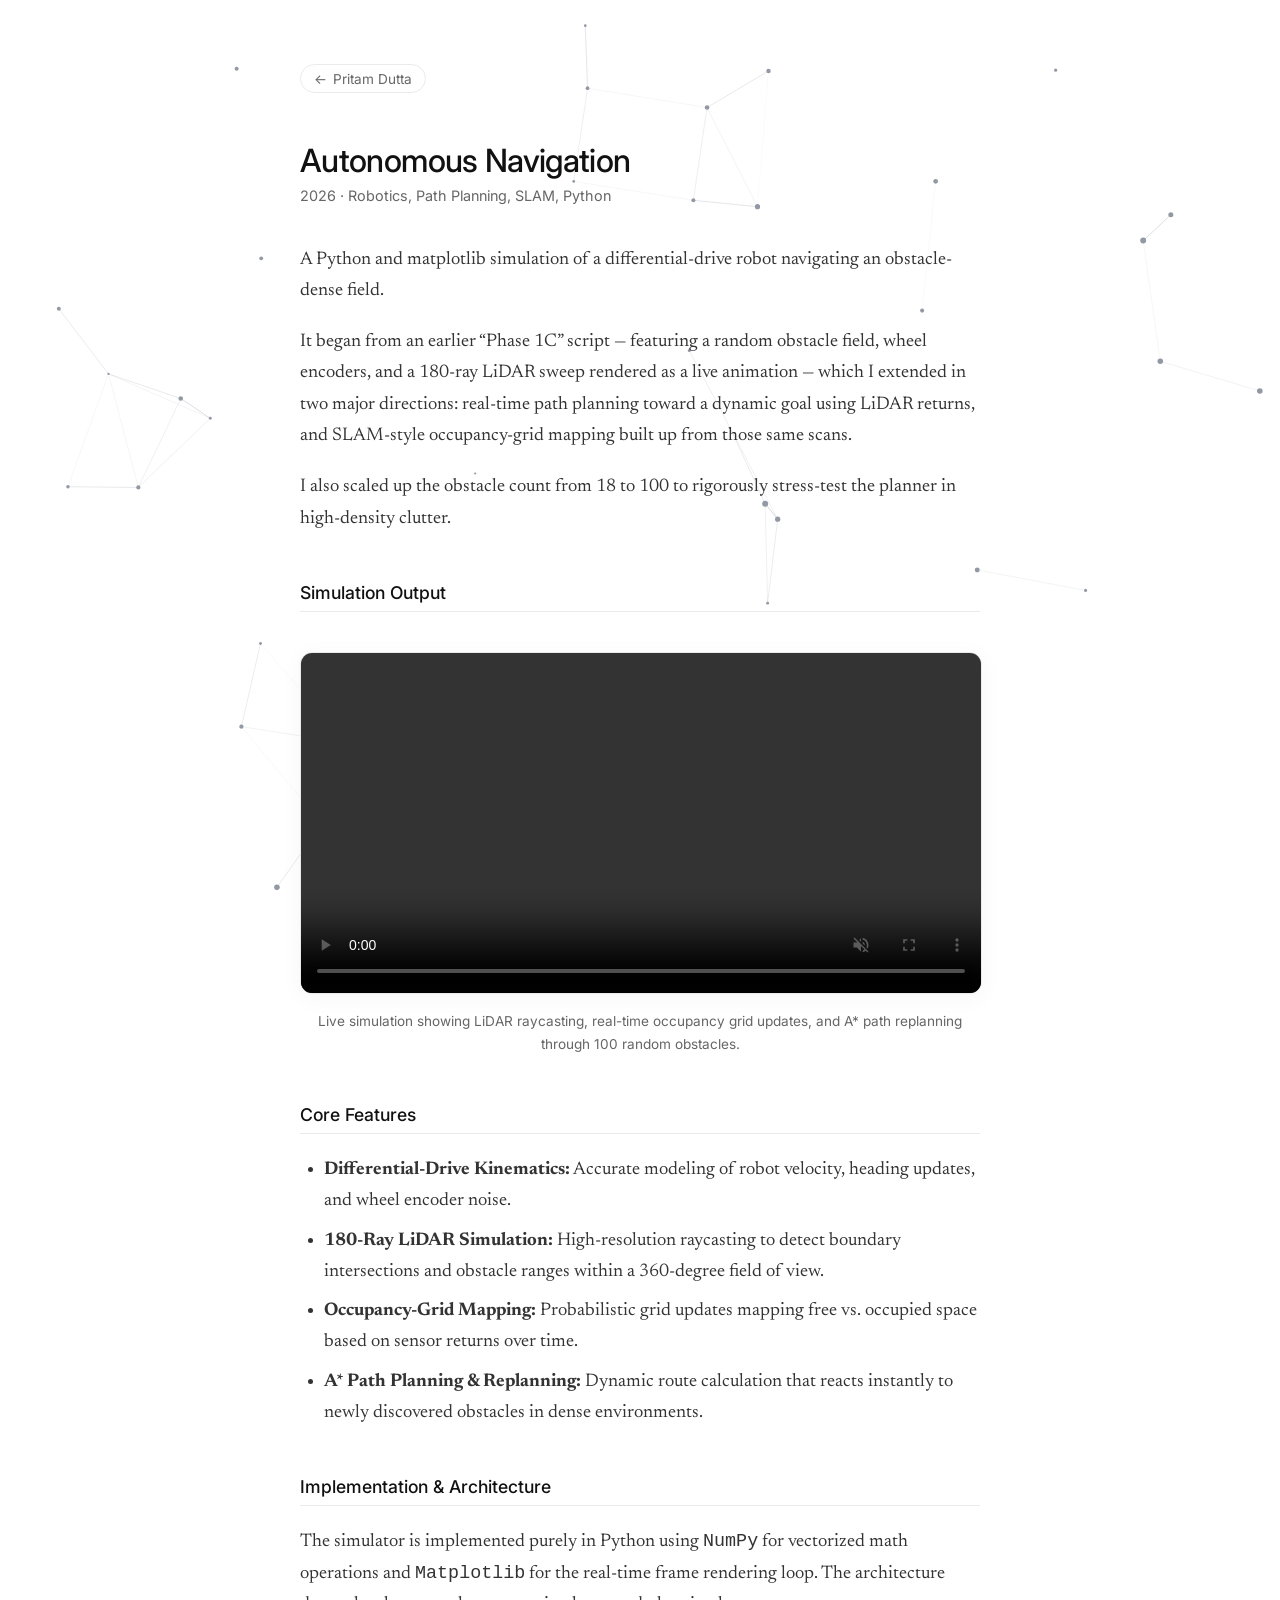
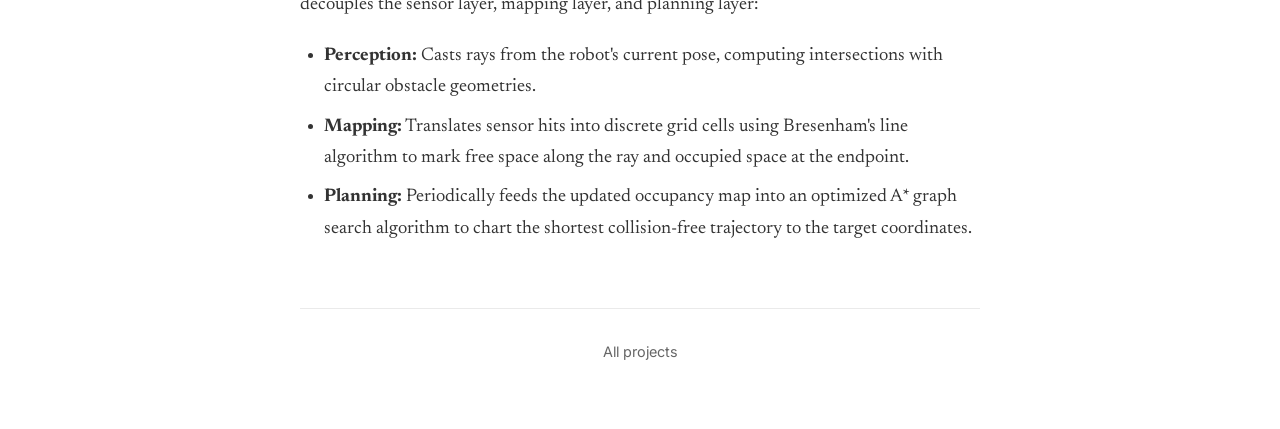
<file: projects/autonomous-navigation.html>
<!DOCTYPE html>
<html lang="en">
<head>
  <meta charset="UTF-8">
  <meta name="viewport" content="width=device-width, initial-scale=1.0">
  <meta name="description" content="A differential-drive robot simulator with LiDAR, occupancy-grid mapping, and A* path planning by Pritam Dutta.">
  <title>Autonomous Navigation — Pritam Dutta</title>

  <link rel="preconnect" href="https://fonts.googleapis.com">
  <link rel="preconnect" href="https://fonts.gstatic.com" crossorigin>
  <link href="https://fonts.googleapis.com/css2?family=Inter:wght@400;500&family=Newsreader:ital,opsz,wght@0,6..72,400;0,6..72,500;1,6..72,400;1,6..72,500&display=swap" rel="stylesheet">

  <style>
    :root {
      --text-main: #111111;
      --text-muted: #666666;
      --bg-color: #ffffff;
      --border-color: #eaeaea;
    }

    body {
      margin: 0;
      padding: 0;
      font-family: 'Inter', sans-serif;
      background-color: var(--bg-color);
      color: var(--text-main);
      -webkit-font-smoothing: antialiased;
    }

    /* Network Background Canvas */
    #network-canvas {
      position: fixed;
      top: 0;
      left: 0;
      width: 100vw;
      height: 100vh;
      z-index: -1;
      pointer-events: none;
      opacity: 0.6;
    }

    main {
      max-width: 680px;
      margin: 0 auto;
      padding: 4rem 1.5rem;
    }

    /* Styled like the pill buttons in the screenshot */
    .back {
      display: inline-flex;
      align-items: center;
      padding: 0.35rem 0.8rem;
      border: 1px solid var(--border-color);
      border-radius: 999px;
      text-decoration: none;
      color: var(--text-muted);
      font-size: 0.85rem;
      margin-bottom: 3rem;
      transition: background-color 0.2s ease, border-color 0.2s ease;
    }

    .back:hover {
      background-color: #f9f9f9;
      color: var(--text-main);
    }

    .back::before {
      content: "←";
      margin-right: 6px;
    }

    .project-header h1 {
      font-size: 2rem;
      font-weight: 500;
      margin: 0 0 0.4rem 0;
      letter-spacing: -0.02em;
    }

    .project-header .meta {
      font-size: 0.9rem;
      color: var(--text-muted);
      margin-top: 0;
      margin-bottom: 2.5rem;
    }

    /* Body text matching the "I'm a BS-MS student..." serif text */
    .project-body p, 
    .project-body li {
      font-family: 'Newsreader', serif;
      font-size: 1.15rem;
      line-height: 1.7;
      color: #333333;
      margin-bottom: 1.25rem;
    }

    .project-body ul {
      margin-bottom: 2rem;
      padding-left: 1.5rem;
    }

    .project-body li {
      margin-bottom: 0.5rem;
    }

    .project-body h2 {
      font-family: 'Inter', sans-serif;
      font-size: 1.1rem;
      font-weight: 500;
      margin-top: 3rem;
      margin-bottom: 1.25rem;
      border-bottom: 1px solid var(--border-color);
      padding-bottom: 0.5rem;
      color: var(--text-main);
    }

    .media-container {
      margin: 2.5rem 0;
    }

    .project-video {
      width: 100%;
      border-radius: 12px;
      border: 1px solid var(--border-color);
      box-shadow: 0 4px 24px rgba(0, 0, 0, 0.04);
      background-color: #fcfcfc;
    }

    .media-caption {
      font-family: 'Inter', sans-serif !important;
      font-size: 0.85rem !important;
      color: var(--text-muted) !important;
      text-align: center;
      margin-top: 0.75rem !important;
    }

    .project-footer-nav {
      margin-top: 4rem;
      padding-top: 2rem;
      border-top: 1px solid var(--border-color);
      text-align: center;
    }

    .project-footer-nav a {
      color: var(--text-muted);
      text-decoration: none;
      font-size: 0.9rem;
      transition: color 0.2s;
    }

    .project-footer-nav a:hover {
      color: var(--text-main);
      text-decoration: underline;
    }
  </style>
</head>
<body>
  <!-- Network Background Canvas -->
  <canvas id="network-canvas" aria-hidden="true"></canvas>

  <main>
    <a class="back" href="../index.html">Pritam Dutta</a>

    <header class="page-header project-header">
      <h1>Autonomous Navigation</h1>
      <p class="meta">2026 · Robotics, Path Planning, SLAM, Python</p>
    </header>

    <div class="project-body">
      <p>A Python and matplotlib simulation of a differential-drive robot navigating an obstacle-dense field.</p>
      
      <p>It began from an earlier &ldquo;Phase 1C&rdquo; script &mdash; featuring a random obstacle field, wheel encoders, and a 180-ray LiDAR sweep rendered as a live animation &mdash; which I extended in two major directions: real-time path planning toward a dynamic goal using LiDAR returns, and SLAM-style occupancy-grid mapping built up from those same scans.</p>
      
      <p>I also scaled up the obstacle count from 18 to 100 to rigorously stress-test the planner in high-density clutter.</p>

      <h2>Simulation Output</h2>
      <div class="media-container">
        <video controls autoplay muted loop playsinline class="project-video">
          <source src="../assets/videos/autonomous_nav_sim.mp4" type="video/mp4">
          Your browser does not support the video tag.
        </video>
        <p class="media-caption">Live simulation showing LiDAR raycasting, real-time occupancy grid updates, and A* path replanning through 100 random obstacles.</p>
      </div>

      <h2>Core Features</h2>
      <ul>
        <li><strong>Differential-Drive Kinematics:</strong> Accurate modeling of robot velocity, heading updates, and wheel encoder noise.</li>
        <li><strong>180-Ray LiDAR Simulation:</strong> High-resolution raycasting to detect boundary intersections and obstacle ranges within a 360-degree field of view.</li>
        <li><strong>Occupancy-Grid Mapping:</strong> Probabilistic grid updates mapping free vs. occupied space based on sensor returns over time.</li>
        <li><strong>A* Path Planning & Replanning:</strong> Dynamic route calculation that reacts instantly to newly discovered obstacles in dense environments.</li>
      </ul>

      <h2>Implementation & Architecture</h2>
      <p>The simulator is implemented purely in Python using <code>NumPy</code> for vectorized math operations and <code>Matplotlib</code> for the real-time frame rendering loop. The architecture decouples the sensor layer, mapping layer, and planning layer:</p>
      <ul>
        <li><strong>Perception:</strong> Casts rays from the robot's current pose, computing intersections with circular obstacle geometries.</li>
        <li><strong>Mapping:</strong> Translates sensor hits into discrete grid cells using Bresenham's line algorithm to mark free space along the ray and occupied space at the endpoint.</li>
        <li><strong>Planning:</strong> Periodically feeds the updated occupancy map into an optimized A* graph search algorithm to chart the shortest collision-free trajectory to the target coordinates.</li>
      </ul>
    </div>

    <nav class="project-footer-nav">
      <a href="../index.html">All projects</a>
    </nav>
  </main>

  <!-- Network Animation Script (Mimics the background from your screenshot) -->
  <script>
    const canvas = document.getElementById('network-canvas');
    const ctx = canvas.getContext('2d');
    let width, height, nodes;

    function init() {
      width = canvas.width = window.innerWidth;
      height = canvas.height = window.innerHeight;
      nodes = [];
      for (let i = 0; i < 40; i++) {
        nodes.push({
          x: Math.random() * width,
          y: Math.random() * height,
          vx: (Math.random() - 0.5) * 0.5,
          vy: (Math.random() - 0.5) * 0.5,
          radius: Math.random() * 2 + 1
        });
      }
    }

    function draw() {
      ctx.clearRect(0, 0, width, height);
      
      // Update positions
      nodes.forEach(node => {
        node.x += node.vx;
        node.y += node.vy;
        if (node.x < 0 || node.x > width) node.vx *= -1;
        if (node.y < 0 || node.y > height) node.vy *= -1;
      });

      // Draw lines between close nodes
      ctx.lineWidth = 0.5;
      for (let i = 0; i < nodes.length; i++) {
        for (let j = i + 1; j < nodes.length; j++) {
          const dx = nodes[i].x - nodes[j].x;
          const dy = nodes[i].y - nodes[j].y;
          const dist = Math.sqrt(dx * dx + dy * dy);
          
          if (dist < 150) {
            ctx.strokeStyle = `rgba(100, 110, 130, ${1 - dist / 150})`;
            ctx.beginPath();
            ctx.moveTo(nodes[i].x, nodes[i].y);
            ctx.lineTo(nodes[j].x, nodes[j].y);
            ctx.stroke();
          }
        }
      }

      // Draw nodes
      ctx.fillStyle = '#4a5568';
      nodes.forEach(node => {
        ctx.beginPath();
        ctx.arc(node.x, node.y, node.radius, 0, Math.PI * 2);
        ctx.fill();
      });

      requestAnimationFrame(draw);
    }

    window.addEventListener('resize', init);
    init();
    draw();
  </script>
</body>
</html>
</file>
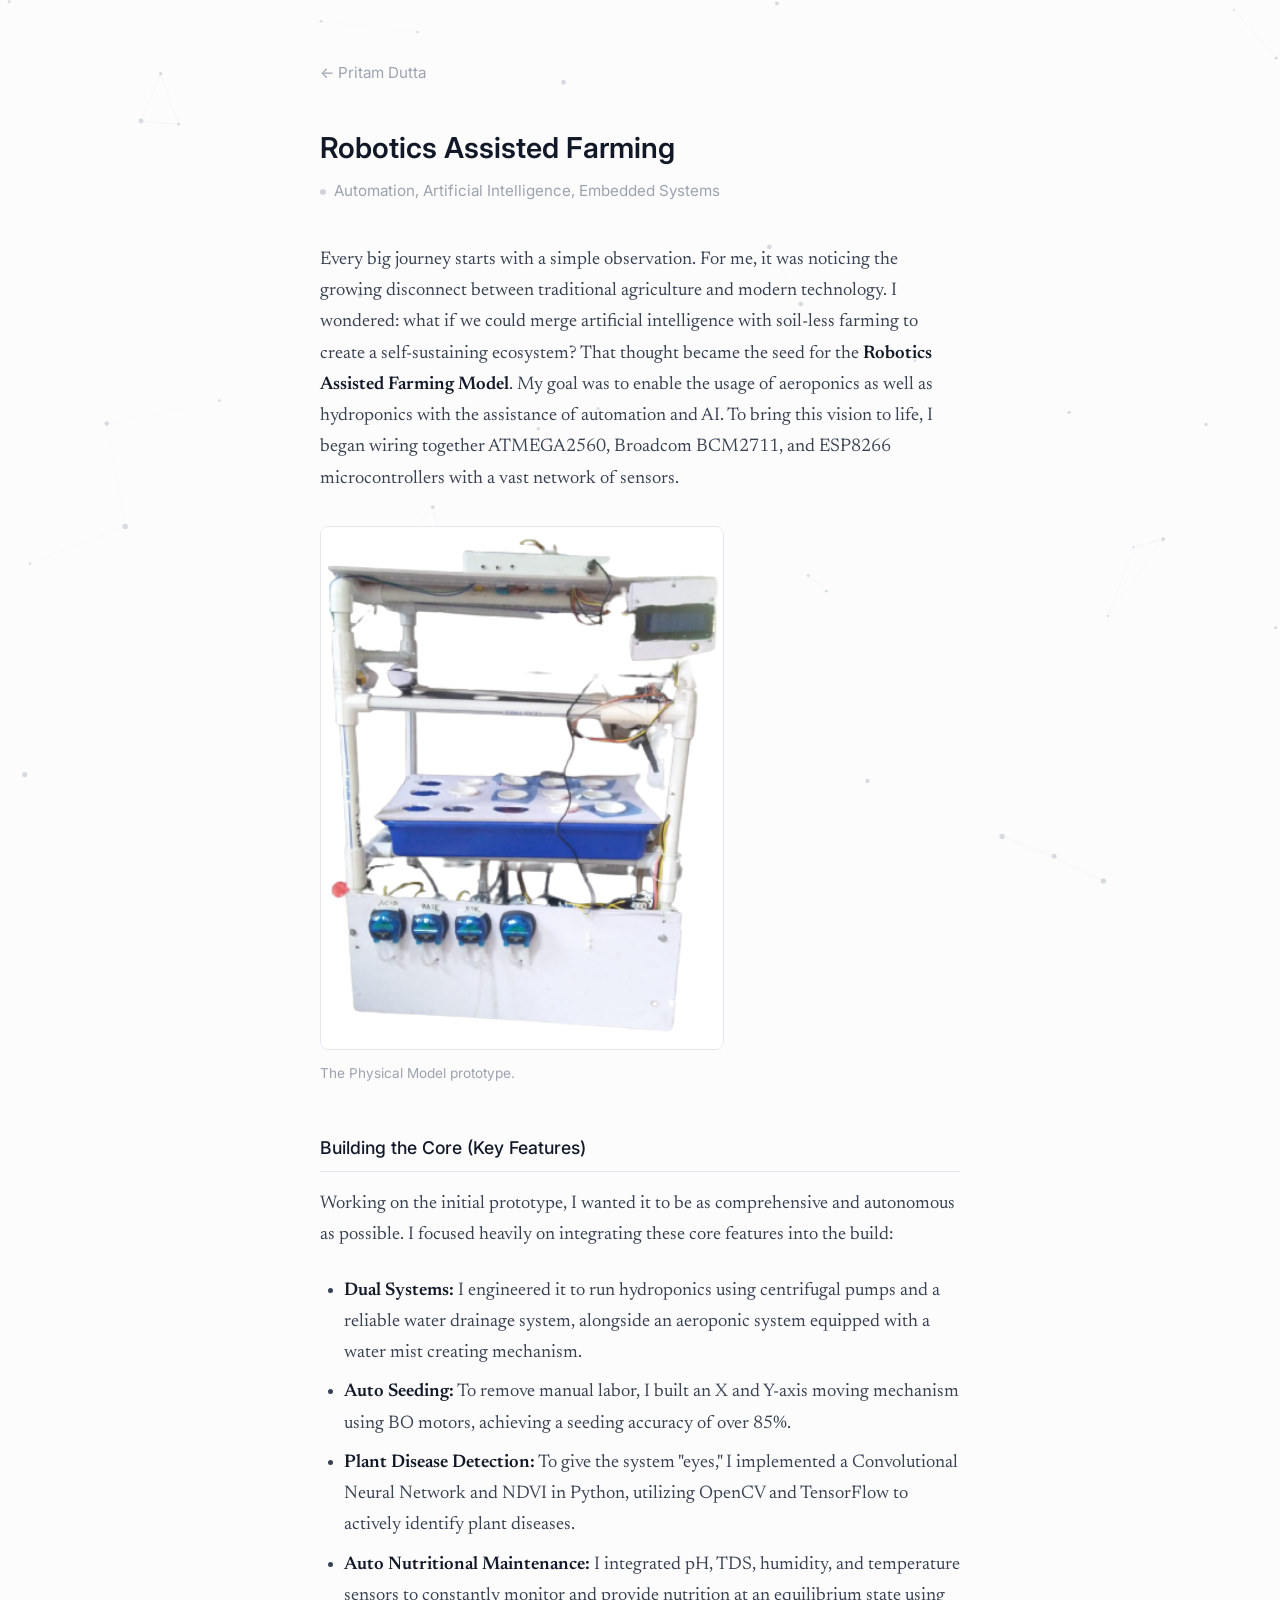
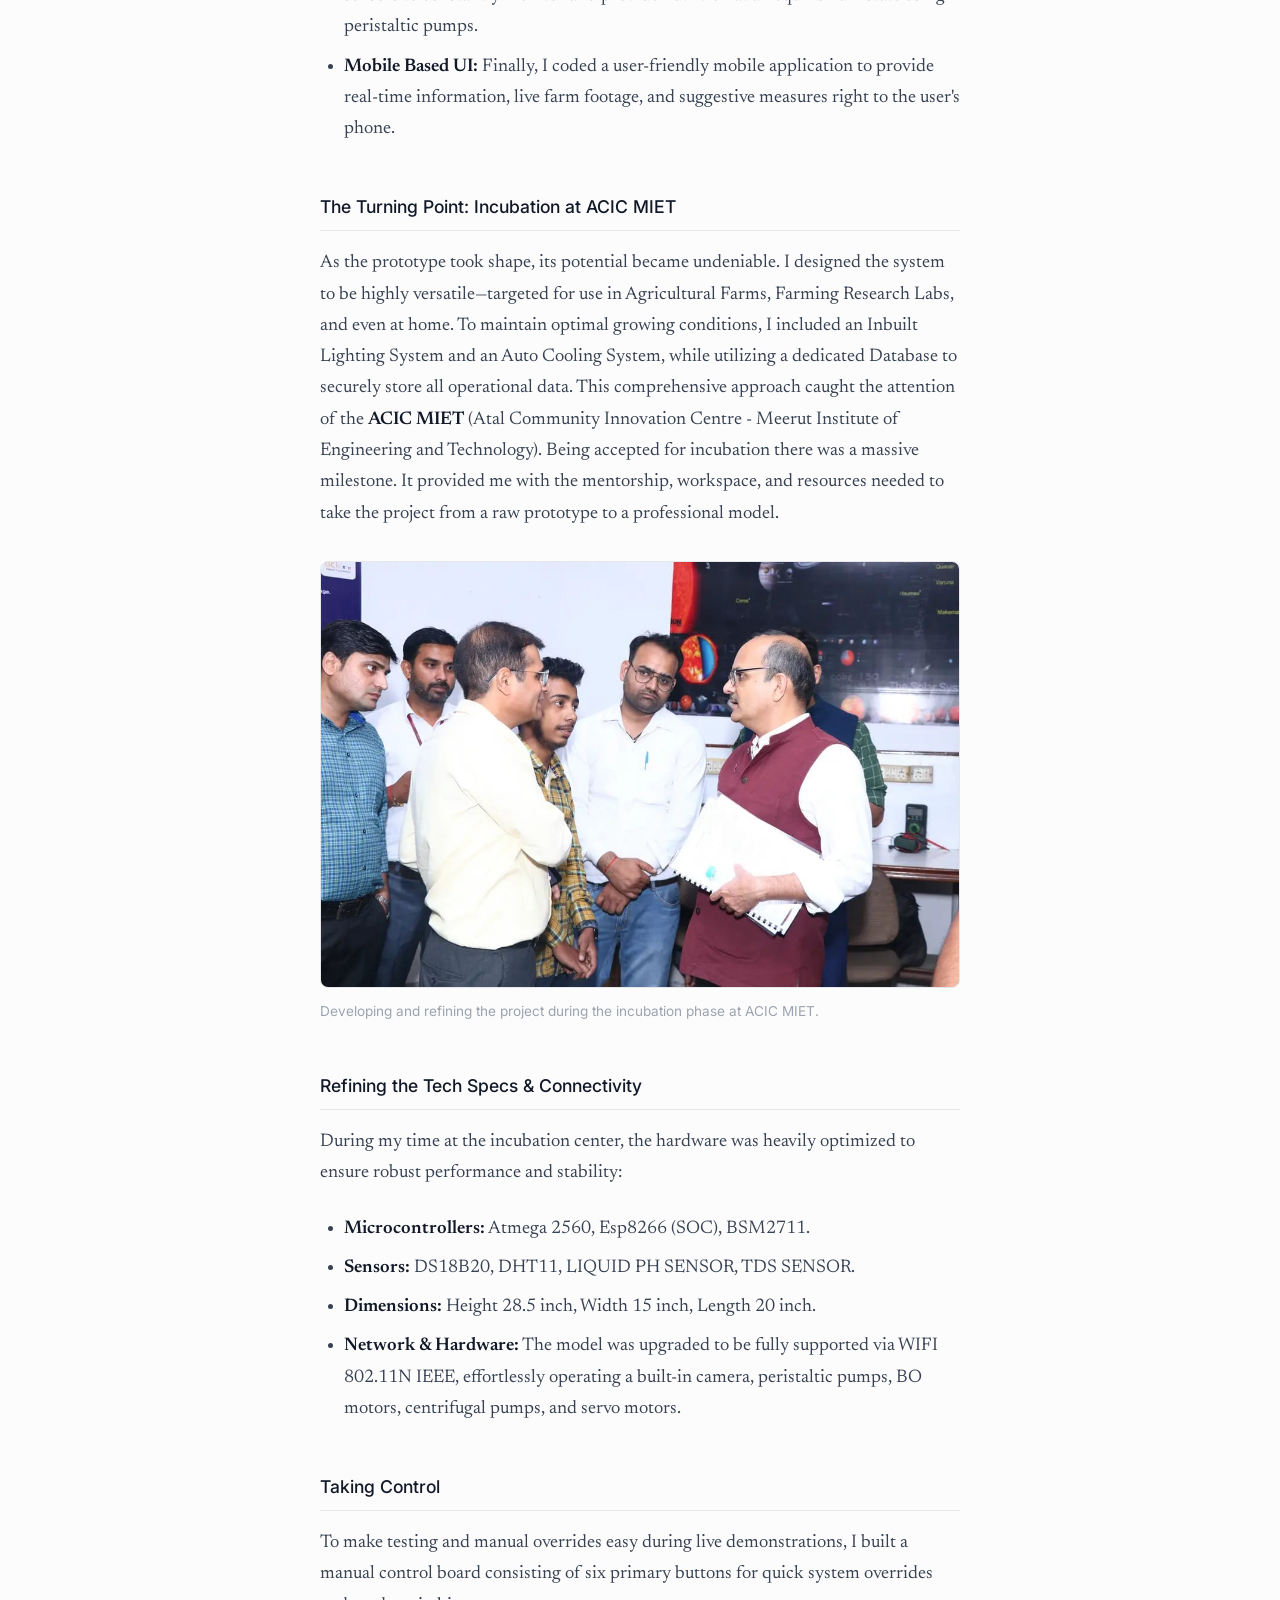
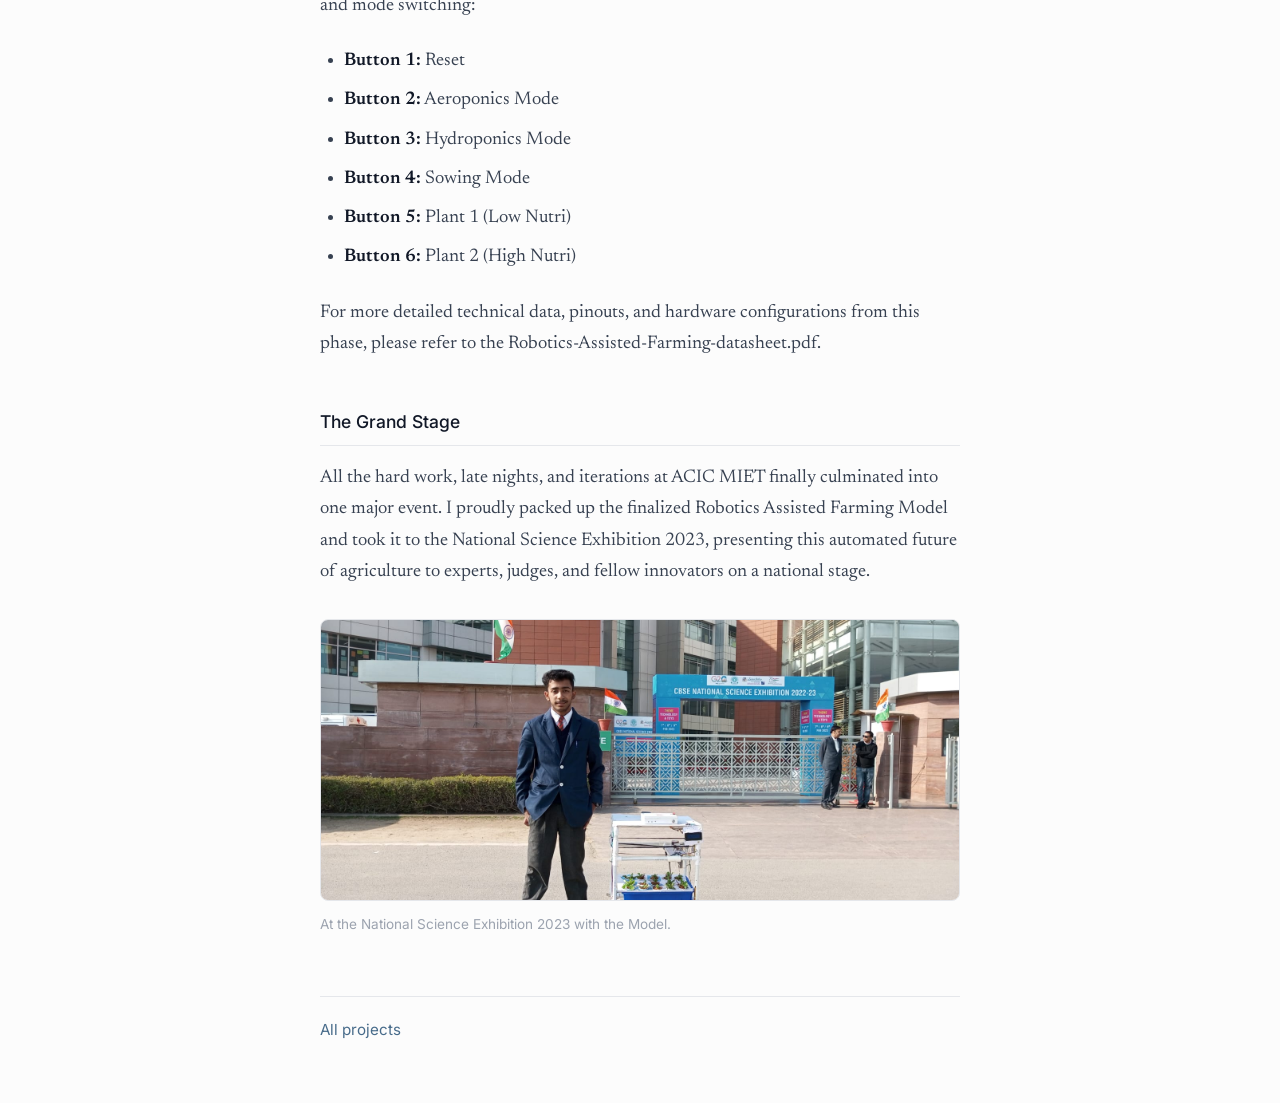
<file: projects/robotics-assisted-farming.html>
<!DOCTYPE html>
<html lang="en">
<head>
  <meta charset="UTF-8">
  <meta name="viewport" content="width=device-width, initial-scale=1.0">
  <meta name="description" content="The Robotics Assisted Farming Model enables the usage of aeroponics as well as hydroponics with the assistance of automation and artificial intelligence.">
  <title>Robotics Assisted Farming — Pritam Dutta</title>

  <link rel="preconnect" href="https://fonts.googleapis.com">
  <link rel="preconnect" href="https://fonts.gstatic.com" crossorigin>
  <link href="https://fonts.googleapis.com/css2?family=Inter:wght@400;500;600&family=Newsreader:ital,opsz,wght@0,6..72,400;0,6..72,500;1,6..72,400&display=swap" rel="stylesheet">

  <style>
    :root {
      --bg-color: #fcfcfc;
      --text-main: #111827;
      --text-secondary: #374151;
      --text-light: #9ca3af;
      --border-color: #e5e7eb;
      --accent-color: #476b8a;
    }

    * {
      box-sizing: border-box;
      margin: 0;
      padding: 0;
    }

    body {
      font-family: 'Inter', -apple-system, BlinkMacSystemFont, "Segoe UI", Helvetica, Arial, sans-serif;
      background-color: var(--bg-color);
      color: var(--text-main);
      line-height: 1.6;
      position: relative;
      overflow-x: hidden;
    }

    /* Background Canvas */
    canvas#network-bg {
      position: fixed;
      top: 0;
      left: 0;
      width: 100vw;
      height: 100vh;
      z-index: -1;
      opacity: 0.6;
    }

    /* Main Container */
    .container {
      max-width: 680px;
      margin: 0 auto;
      padding: 60px 20px;
    }

    /* Navigation */
    .back-link {
      display: inline-block;
      text-decoration: none;
      color: var(--text-light);
      font-size: 0.95rem;
      margin-bottom: 40px;
      transition: color 0.2s;
    }

    .back-link:hover {
      color: var(--text-main);
    }

    /* Header */
    .project-header {
      margin-bottom: 40px;
    }

    .project-header h1 {
      font-size: 1.8rem;
      font-weight: 600;
      margin-bottom: 8px;
    }

    .project-header .meta {
      color: var(--text-light);
      font-size: 0.95rem;
      display: flex;
      align-items: center;
      gap: 8px;
    }

    .dot-gray {
      width: 6px;
      height: 6px;
      background-color: #d1d5db;
      border-radius: 50%;
      display: inline-block;
    }

    /* Project Body */
    .project-body {
      font-family: 'Newsreader', serif;
      font-size: 1.15rem;
      color: var(--text-secondary);
      line-height: 1.7;
    }

    .project-body p {
      margin-bottom: 24px;
    }

    .project-body h3 {
      font-family: 'Inter', sans-serif;
      font-size: 1.1rem;
      font-weight: 500;
      color: var(--text-main);
      margin-top: 48px;
      margin-bottom: 16px;
      border-bottom: 1px solid var(--border-color);
      padding-bottom: 8px;
    }

    .project-body ul {
      margin-bottom: 24px;
      padding-left: 24px;
    }

    .project-body li {
      margin-bottom: 8px;
    }

    .project-body strong {
      font-weight: 600;
      color: var(--text-main);
    }

    /* Images */
    .project-body img {
      max-width: 100%;
      height: auto;
      border-radius: 8px;
      border: 1px solid var(--border-color);
      margin: 32px 0 12px 0;
      display: block;
    }

    .project-body .caption, 
    .project-body em {
      font-family: 'Inter', sans-serif;
      font-size: 0.85rem;
      color: var(--text-light);
      display: block;
      margin-bottom: 32px;
      font-style: normal;
    }

    /* Footer Nav */
    .project-footer-nav {
      margin-top: 60px;
      padding-top: 20px;
      border-top: 1px solid var(--border-color);
    }
    
    .project-footer-nav a {
      text-decoration: none;
      color: var(--accent-color);
      font-family: 'Inter', sans-serif;
      font-size: 0.95rem;
    }

    .project-footer-nav a:hover {
      text-decoration: underline;
    }
  </style>
</head>
<body>
  <!-- Network Canvas Background -->
  <canvas id="network-bg" aria-hidden="true"></canvas>

  <main class="container">
    <nav>
      <a class="back-link" href="../index.html">← Pritam Dutta</a>
    </nav>

    <header class="project-header">
      <h1>Robotics Assisted Farming</h1>
      <p class="meta"><span class="dot-gray"></span> Automation, Artificial Intelligence, Embedded Systems</p>
    </header>

    <div class="project-body">
      <p>Every big journey starts with a simple observation. For me, it was noticing the growing disconnect between traditional agriculture and modern technology. I wondered: what if we could merge artificial intelligence with soil-less farming to create a self-sustaining ecosystem? That thought became the seed for the <strong>Robotics Assisted Farming Model</strong>. My goal was to enable the usage of aeroponics as well as hydroponics with the assistance of automation and AI. To bring this vision to life, I began wiring together ATMEGA2560, Broadcom BCM2711, and ESP8266 microcontrollers with a vast network of sensors.</p>
      
      <img src="ras.png" alt="The Physical Model prototype.">
      <span class="caption">The Physical Model prototype.</span>

      <h3>Building the Core (Key Features)</h3>
      <p>Working on the initial prototype, I wanted it to be as comprehensive and autonomous as possible. I focused heavily on integrating these core features into the build:</p>
      <ul>
        <li><strong>Dual Systems:</strong> I engineered it to run hydroponics using centrifugal pumps and a reliable water drainage system, alongside an aeroponic system equipped with a water mist creating mechanism.</li>
        <li><strong>Auto Seeding:</strong> To remove manual labor, I built an X and Y-axis moving mechanism using BO motors, achieving a seeding accuracy of over 85%.</li>
        <li><strong>Plant Disease Detection:</strong> To give the system "eyes," I implemented a Convolutional Neural Network and NDVI in Python, utilizing OpenCV and TensorFlow to actively identify plant diseases.</li>
        <li><strong>Auto Nutritional Maintenance:</strong> I integrated pH, TDS, humidity, and temperature sensors to constantly monitor and provide nutrition at an equilibrium state using peristaltic pumps.</li>
        <li><strong>Mobile Based UI:</strong> Finally, I coded a user-friendly mobile application to provide real-time information, live farm footage, and suggestive measures right to the user's phone.</li>
      </ul>

      <h3>The Turning Point: Incubation at ACIC MIET</h3>
      <p>As the prototype took shape, its potential became undeniable. I designed the system to be highly versatile—targeted for use in Agricultural Farms, Farming Research Labs, and even at home. To maintain optimal growing conditions, I included an Inbuilt Lighting System and an Auto Cooling System, while utilizing a dedicated Database to securely store all operational data. This comprehensive approach caught the attention of the <strong>ACIC MIET</strong> (Atal Community Innovation Centre - Meerut Institute of Engineering and Technology). Being accepted for incubation there was a massive milestone. It provided me with the mentorship, workspace, and resources needed to take the project from a raw prototype to a professional model.</p>
      
      <img src="acic.jpeg" alt="Incubation and development phase at ACIC MIET.">
      <em>Developing and refining the project during the incubation phase at ACIC MIET.</em>

      <h3>Refining the Tech Specs & Connectivity</h3>
      <p>During my time at the incubation center, the hardware was heavily optimized to ensure robust performance and stability:</p>
      <ul>
        <li><strong>Microcontrollers:</strong> Atmega 2560, Esp8266 (SOC), BSM2711.</li>
        <li><strong>Sensors:</strong> DS18B20, DHT11, LIQUID PH SENSOR, TDS SENSOR.</li>
        <li><strong>Dimensions:</strong> Height 28.5 inch, Width 15 inch, Length 20 inch.</li>
        <li><strong>Network & Hardware:</strong> The model was upgraded to be fully supported via WIFI 802.11N IEEE, effortlessly operating a built-in camera, peristaltic pumps, BO motors, centrifugal pumps, and servo motors.</li>
      </ul>

      <h3>Taking Control</h3>
      <p>To make testing and manual overrides easy during live demonstrations, I built a manual control board consisting of six primary buttons for quick system overrides and mode switching:</p>
      <ul>
        <li><strong>Button 1:</strong> Reset</li>
        <li><strong>Button 2:</strong> Aeroponics Mode</li>
        <li><strong>Button 3:</strong> Hydroponics Mode</li>
        <li><strong>Button 4:</strong> Sowing Mode</li>
        <li><strong>Button 5:</strong> Plant 1 (Low Nutri)</li>
        <li><strong>Button 6:</strong> Plant 2 (High Nutri)</li>
      </ul>

      <p>For more detailed technical data, pinouts, and hardware configurations from this phase, please refer to the Robotics-Assisted-Farming-datasheet.pdf.</p>

      <h3>The Grand Stage</h3>
      <p>All the hard work, late nights, and iterations at ACIC MIET finally culminated into one major event. I proudly packed up the finalized Robotics Assisted Farming Model and took it to the National Science Exhibition 2023, presenting this automated future of agriculture to experts, judges, and fellow innovators on a national stage.</p>

      <img src="IMG-1.jpeg" alt="The National Science Exhibition 2023">
      <span class="caption">At the National Science Exhibition 2023 with the Model.</span>

    </div>
    
    <nav class="project-footer-nav">
      <a href="../index.html">All projects</a>
    </nav>
  </main>

  <!-- Background Particle Network Script -->
  <script>
    const canvas = document.getElementById('network-bg');
    const ctx = canvas.getContext('2d');
    let particles = [];
    
    function resize() {
      canvas.width = window.innerWidth;
      canvas.height = window.innerHeight;
    }
    window.addEventListener('resize', resize);
    resize();

    class Particle {
      constructor() {
        this.x = Math.random() * canvas.width;
        this.y = Math.random() * canvas.height;
        this.vx = (Math.random() - 0.5) * 0.5;
        this.vy = (Math.random() - 0.5) * 0.5;
        this.radius = Math.random() * 2 + 1;
      }
      update() {
        this.x += this.vx;
        this.y += this.vy;
        if (this.x < 0 || this.x > canvas.width) this.vx *= -1;
        if (this.y < 0 || this.y > canvas.height) this.vy *= -1;
      }
      draw() {
        ctx.beginPath();
        ctx.arc(this.x, this.y, this.radius, 0, Math.PI * 2);
        ctx.fillStyle = 'rgba(100, 116, 139, 0.4)';
        ctx.fill();
      }
    }

    for (let i = 0; i < 40; i++) {
      particles.push(new Particle());
    }

    function animate() {
      ctx.clearRect(0, 0, canvas.width, canvas.height);
      
      particles.forEach(p => {
        p.update();
        p.draw();
      });

      // Draw lines
      for (let i = 0; i < particles.length; i++) {
        for (let j = i; j < particles.length; j++) {
          const dx = particles[i].x - particles[j].x;
          const dy = particles[i].y - particles[j].y;
          const distance = Math.sqrt(dx * dx + dy * dy);
          
          if (distance < 150) {
            ctx.beginPath();
            ctx.strokeStyle = `rgba(148, 163, 184, ${0.15 - distance/1000})`;
            ctx.lineWidth = 1;
            ctx.moveTo(particles[i].x, particles[i].y);
            ctx.lineTo(particles[j].x, particles[j].y);
            ctx.stroke();
          }
        }
      }
      requestAnimationFrame(animate);
    }
    animate();
  </script>
</body>
</html>
</file>
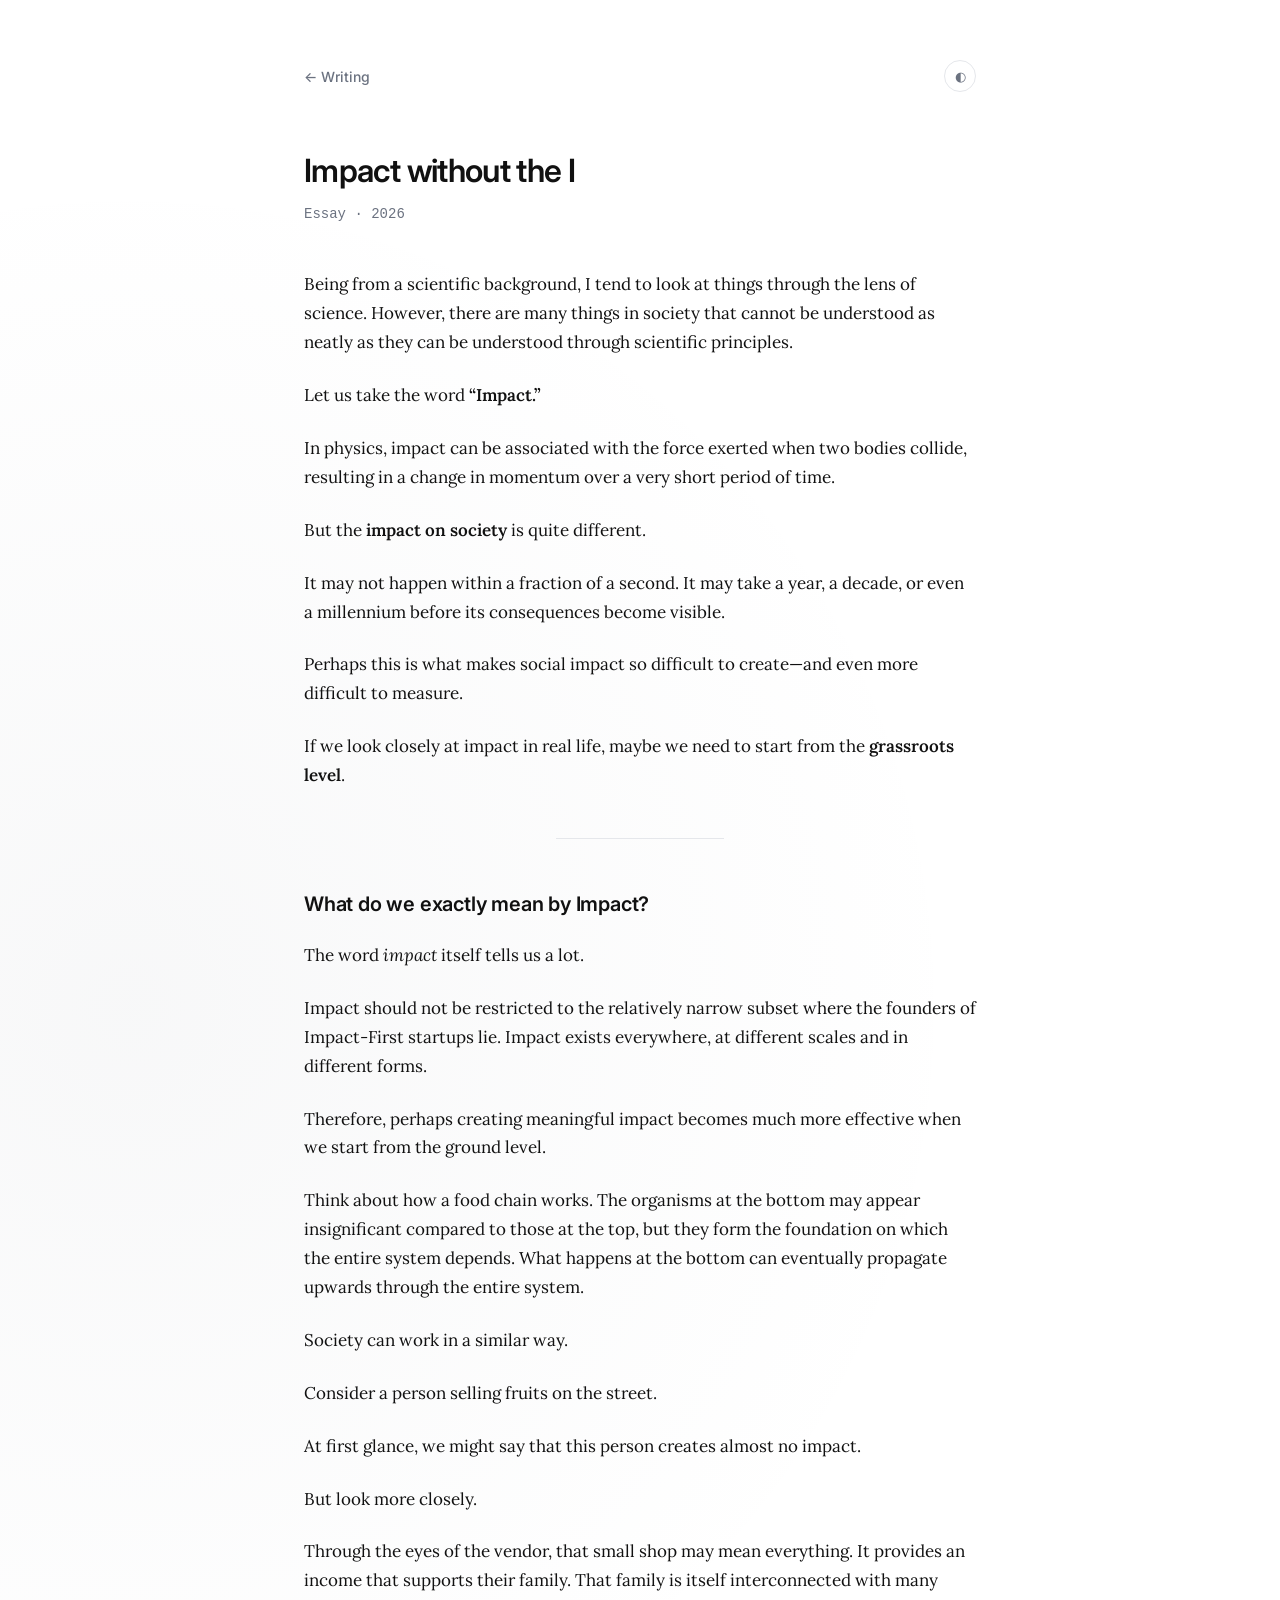
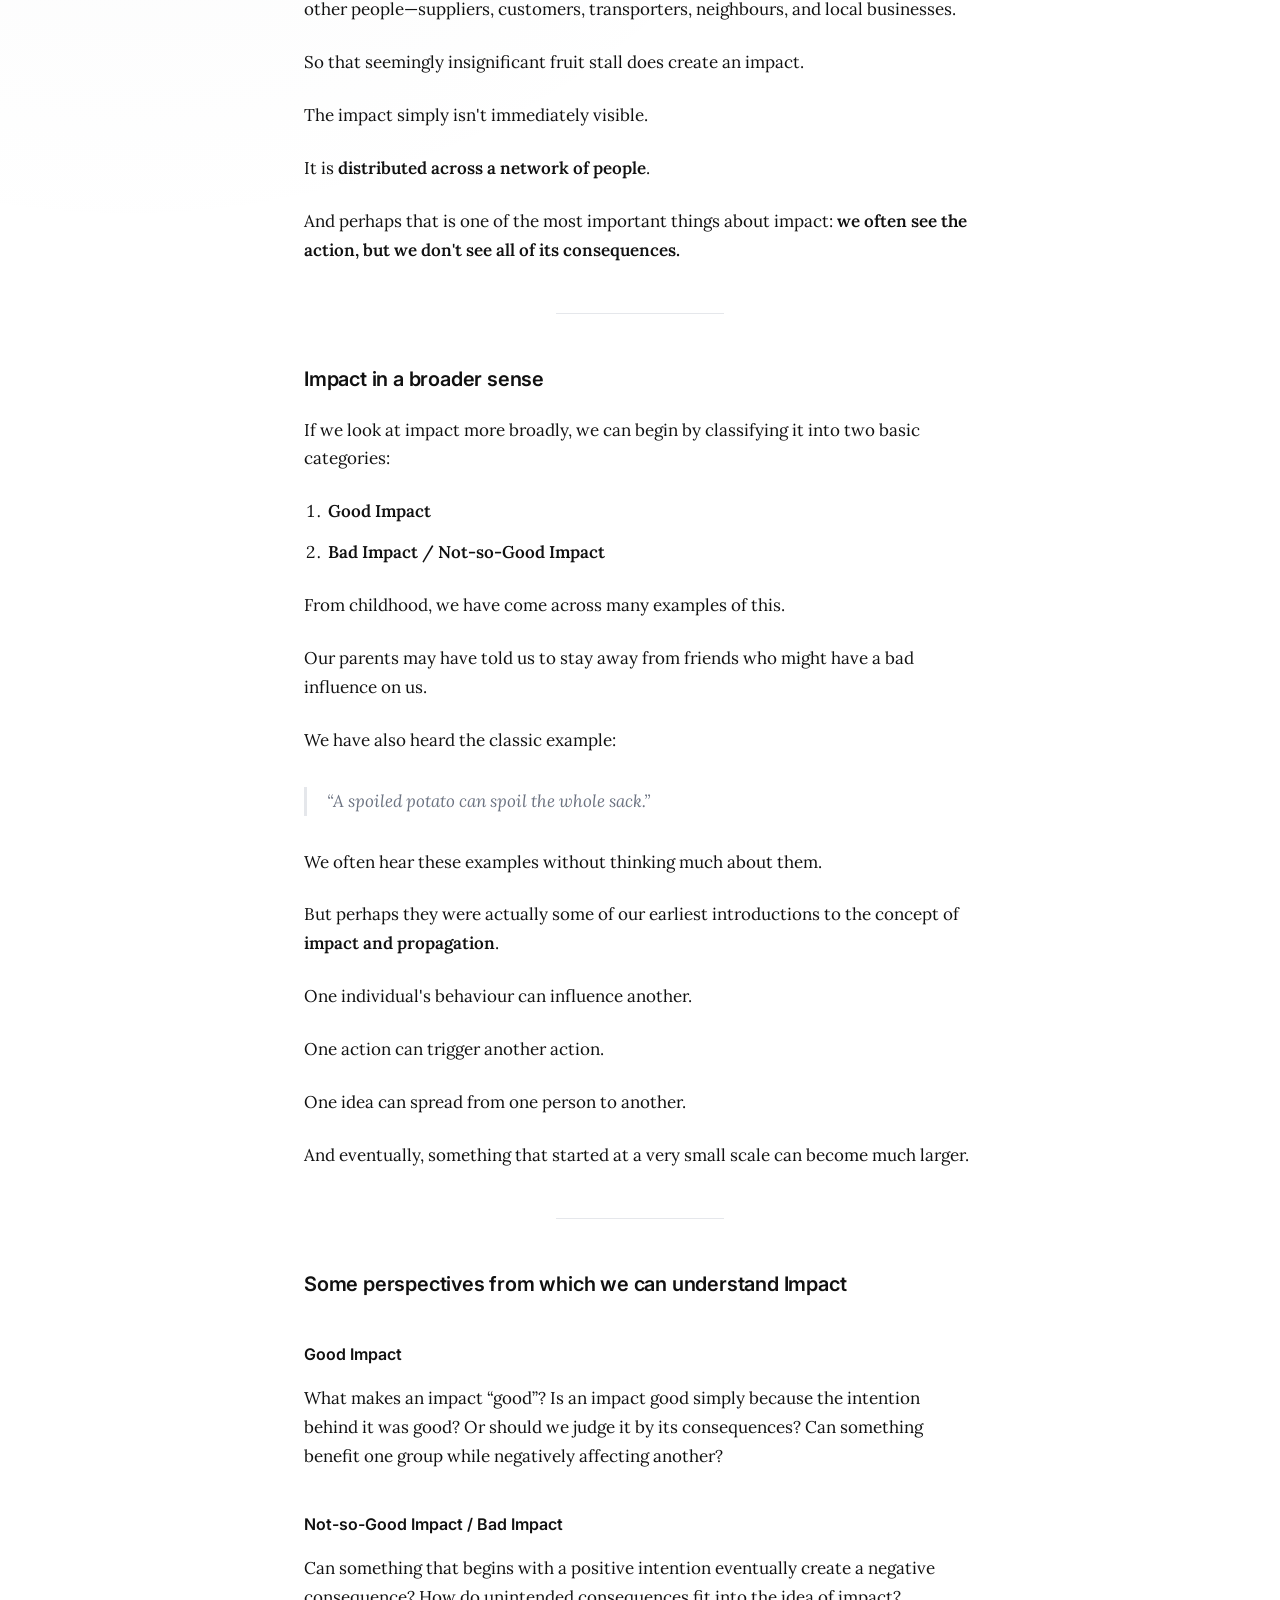
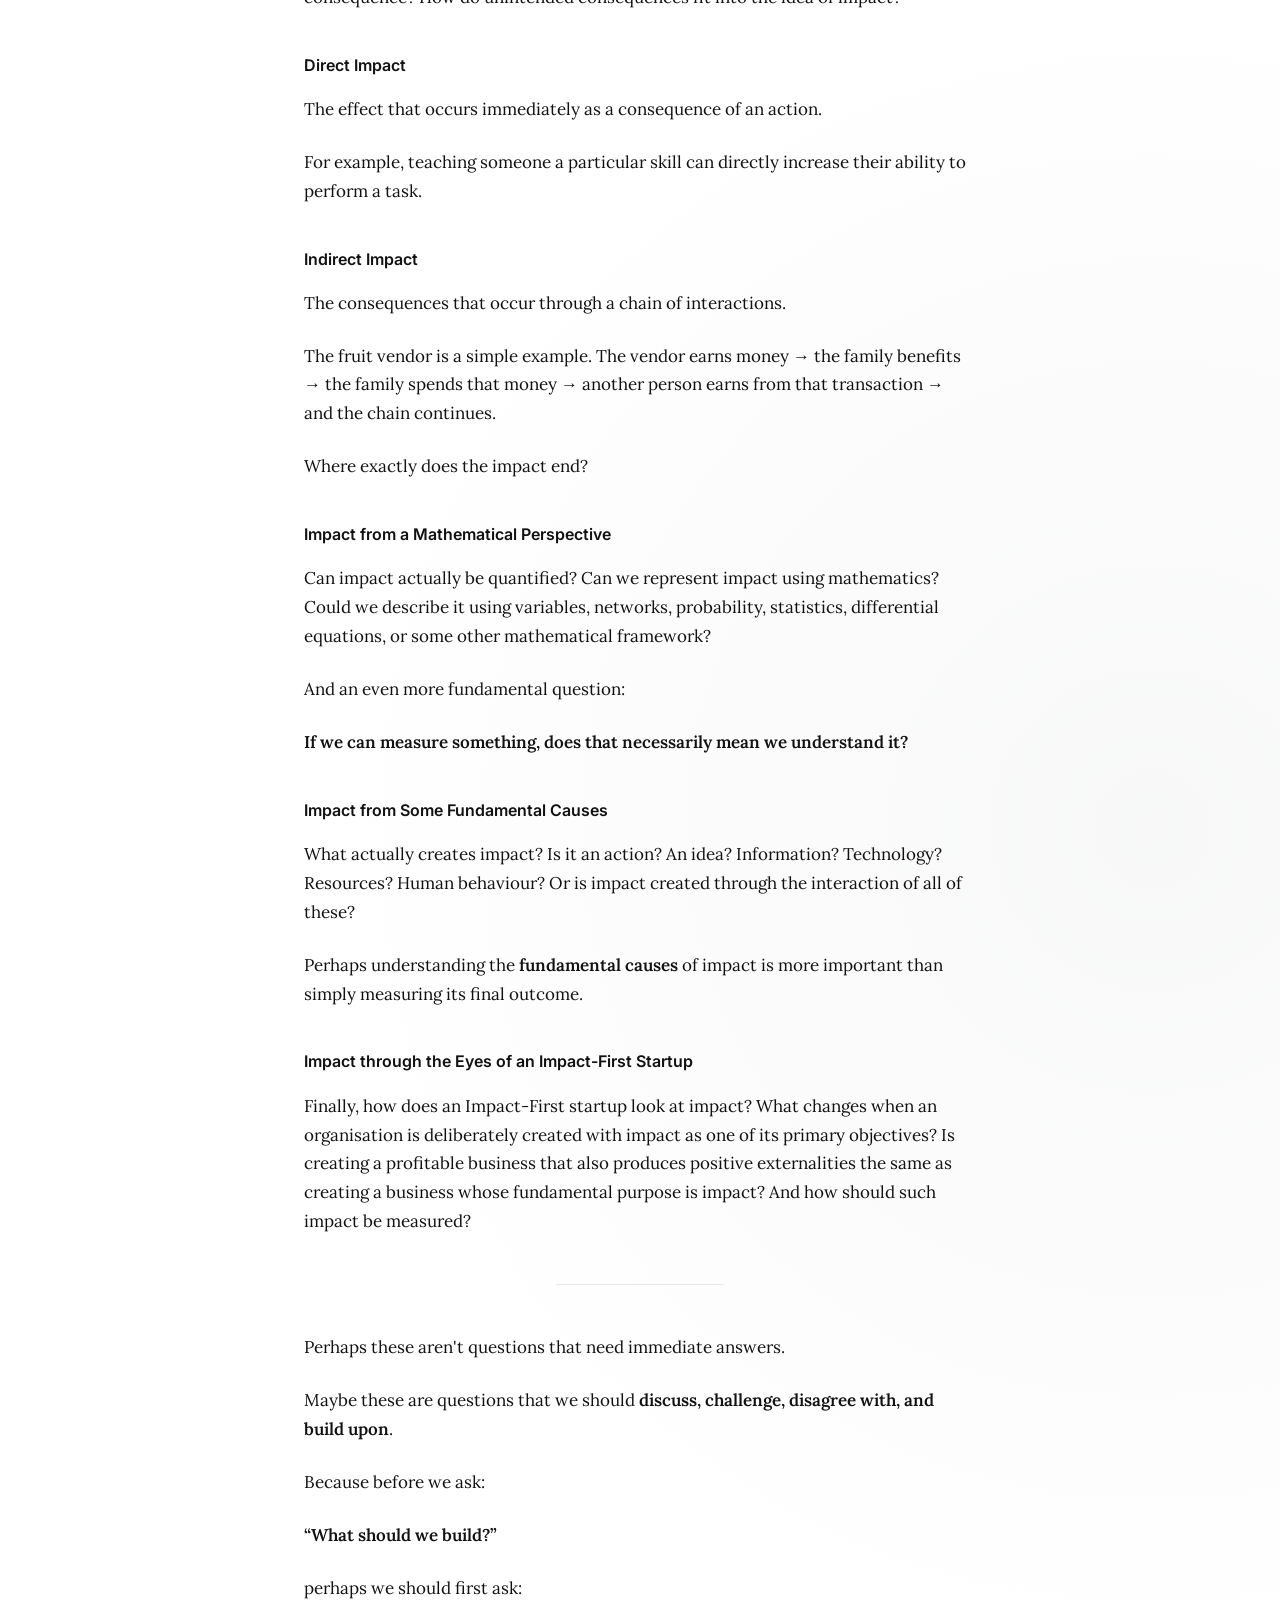
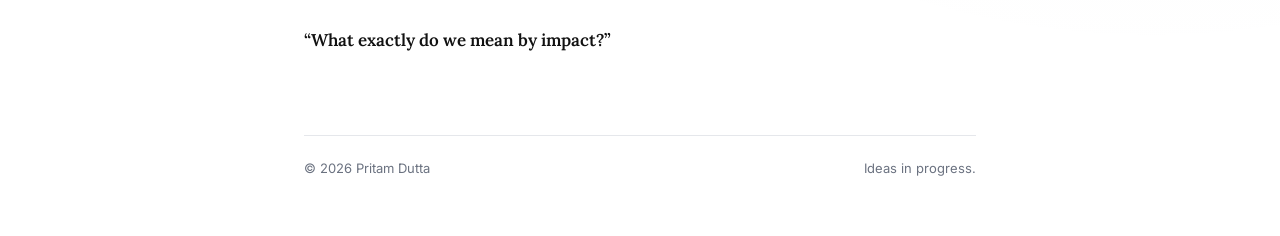
<file: writing/impact-without-the-i.html>
<!DOCTYPE html>
<html lang="en">
<head>
  <meta charset="UTF-8">
  <meta name="viewport" content="width=device-width, initial-scale=1.0">
  <title>Impact without the I — Pritam Dutta</title>
  <meta name="description" content="What does it really mean to make an impact?">
  
  <link rel="preconnect" href="https://fonts.googleapis.com">
  <link rel="preconnect" href="https://fonts.gstatic.com" crossorigin>
  <link href="https://fonts.googleapis.com/css2?family=Inter:wght@400;500;600&family=Lora:ital,wght@0,400;0,500;1,400&display=swap" rel="stylesheet">

  <style>
    :root {
      --bg: #ffffff;
      --text: #111111;
      --muted: #6b7280;
      --line: #e5e7eb;
      --hover: #f9fafb;
    }

    [data-theme="dark"] {
      --bg: #0a0a0a;
      --text: #ededed;
      --muted: #a1a1aa;
      --line: #27272a;
      --hover: #18181b;
    }

    * {
      box-sizing: border-box;
      margin: 0;
      padding: 0;
    }

    body {
      background: var(--bg);
      color: var(--text);
      font-family: "Inter", sans-serif;
      transition: background 0.3s ease, color 0.3s ease;
      -webkit-font-smoothing: antialiased;
      background-image: radial-gradient(circle at 10% 20%, rgba(107, 114, 128, 0.05) 0%, transparent 20%), 
                        radial-gradient(circle at 90% 80%, rgba(107, 114, 128, 0.05) 0%, transparent 20%);
    }

    .container {
      max-width: 720px;
      margin: 0 auto;
      padding: 60px 24px;
    }

    /* --------------------
       HEADER
    -------------------- */
    header {
      display: flex;
      justify-content: space-between;
      align-items: center;
      margin-bottom: 60px;
    }

    .back {
      text-decoration: none;
      color: var(--muted);
      font-size: 14px;
      font-weight: 500;
      transition: color 0.2s ease;
    }

    .back:hover {
      color: var(--text);
    }

    .theme {
      background: transparent;
      border: 1px solid var(--line);
      border-radius: 50%;
      width: 32px;
      height: 32px;
      color: var(--muted);
      cursor: pointer;
      display: flex;
      align-items: center;
      justify-content: center;
      transition: all 0.2s ease;
    }

    .theme:hover {
      background: var(--hover);
      color: var(--text);
    }

    /* --------------------
       ARTICLE HEADER
    -------------------- */
    .article-header {
      margin-bottom: 48px;
    }

    h1 {
      font-size: 32px;
      font-weight: 600;
      letter-spacing: -0.02em;
      margin-bottom: 16px;
      line-height: 1.2;
    }

    .meta {
      font-size: 14px;
      color: var(--muted);
      font-family: monospace;
    }

    /* --------------------
       ARTICLE CONTENT
    -------------------- */
    .article-content {
      font-family: "Lora", serif;
      font-size: 17px;
      line-height: 1.7;
      color: var(--text);
    }

    .article-content p {
      margin-bottom: 24px;
    }

    .article-content strong {
      font-weight: 600;
      color: var(--text);
    }

    .article-content h2 {
      font-family: "Inter", sans-serif;
      font-size: 20px;
      font-weight: 600;
      margin: 48px 0 20px;
      letter-spacing: -0.01em;
    }

    .article-content h3 {
      font-family: "Inter", sans-serif;
      font-size: 16px;
      font-weight: 600;
      margin: 40px 0 16px;
    }

    .article-content hr {
      border: none;
      border-top: 1px solid var(--line);
      margin: 48px auto;
      width: 25%;
    }

    .article-content ul, 
    .article-content ol {
      margin-bottom: 24px;
      padding-left: 24px;
    }

    .article-content li {
      margin-bottom: 12px;
    }

    .article-content blockquote {
      border-left: 3px solid var(--line);
      padding-left: 20px;
      margin: 32px 0;
      font-style: italic;
      color: var(--muted);
    }

    /* --------------------
       FOOTER
    -------------------- */
    footer {
      margin-top: 80px;
      padding-top: 24px;
      border-top: 1px solid var(--line);
      display: flex;
      justify-content: space-between;
      color: var(--muted);
      font-size: 13px;
      font-family: "Inter", sans-serif;
    }
  </style>
</head>
<body>

  <div class="container">
    <!-- HEADER -->
    <header>
      <a href="writing.html" class="back">← Writing</a>
      <button class="theme" id="themeButton" aria-label="Toggle theme">◐</button>
    </header>

    <!-- ARTICLE HEADER -->
    <section class="article-header">
      <h1>Impact without the I</h1>
      <div class="meta">Essay · 2026</div>
    </section>

    <!-- ARTICLE CONTENT -->
    <article class="article-content">
      <p>Being from a scientific background, I tend to look at things through the lens of science. However, there are many things in society that cannot be understood as neatly as they can be understood through scientific principles.</p>

      <p>Let us take the word <strong>“Impact.”</strong></p>

      <p>In physics, impact can be associated with the force exerted when two bodies collide, resulting in a change in momentum over a very short period of time.</p>

      <p>But the <strong>impact on society</strong> is quite different.</p>

      <p>It may not happen within a fraction of a second. It may take a year, a decade, or even a millennium before its consequences become visible.</p>

      <p>Perhaps this is what makes social impact so difficult to create—and even more difficult to measure.</p>

      <p>If we look closely at impact in real life, maybe we need to start from the <strong>grassroots level</strong>.</p>

      <hr>

      <h2>What do we exactly mean by Impact?</h2>

      <p>The word <em>impact</em> itself tells us a lot.</p>

      <p>Impact should not be restricted to the relatively narrow subset where the founders of Impact-First startups lie. Impact exists everywhere, at different scales and in different forms.</p>

      <p>Therefore, perhaps creating meaningful impact becomes much more effective when we start from the ground level.</p>

      <p>Think about how a food chain works. The organisms at the bottom may appear insignificant compared to those at the top, but they form the foundation on which the entire system depends. What happens at the bottom can eventually propagate upwards through the entire system.</p>

      <p>Society can work in a similar way.</p>

      <p>Consider a person selling fruits on the street.</p>

      <p>At first glance, we might say that this person creates almost no impact.</p>

      <p>But look more closely.</p>

      <p>Through the eyes of the vendor, that small shop may mean everything. It provides an income that supports their family. That family is itself interconnected with many other people—suppliers, customers, transporters, neighbours, and local businesses.</p>

      <p>So that seemingly insignificant fruit stall does create an impact.</p>

      <p>The impact simply isn't immediately visible.</p>

      <p>It is <strong>distributed across a network of people</strong>.</p>

      <p>And perhaps that is one of the most important things about impact: <strong>we often see the action, but we don't see all of its consequences.</strong></p>

      <hr>

      <h2>Impact in a broader sense</h2>

      <p>If we look at impact more broadly, we can begin by classifying it into two basic categories:</p>

      <ol>
        <li><strong>Good Impact</strong></li>
        <li><strong>Bad Impact / Not-so-Good Impact</strong></li>
      </ol>

      <p>From childhood, we have come across many examples of this.</p>

      <p>Our parents may have told us to stay away from friends who might have a bad influence on us.</p>

      <p>We have also heard the classic example:</p>

      <blockquote>“A spoiled potato can spoil the whole sack.”</blockquote>

      <p>We often hear these examples without thinking much about them.</p>

      <p>But perhaps they were actually some of our earliest introductions to the concept of <strong>impact and propagation</strong>.</p>

      <p>One individual's behaviour can influence another.</p>

      <p>One action can trigger another action.</p>

      <p>One idea can spread from one person to another.</p>

      <p>And eventually, something that started at a very small scale can become much larger.</p>

      <hr>

      <h2>Some perspectives from which we can understand Impact</h2>

      <h3>Good Impact</h3>

      <p>What makes an impact “good”? Is an impact good simply because the intention behind it was good? Or should we judge it by its consequences? Can something benefit one group while negatively affecting another?</p>

      <h3>Not-so-Good Impact / Bad Impact</h3>

      <p>Can something that begins with a positive intention eventually create a negative consequence? How do unintended consequences fit into the idea of impact?</p>

      <h3>Direct Impact</h3>

      <p>The effect that occurs immediately as a consequence of an action.</p>

      <p>For example, teaching someone a particular skill can directly increase their ability to perform a task.</p>

      <h3>Indirect Impact</h3>

      <p>The consequences that occur through a chain of interactions.</p>

      <p>The fruit vendor is a simple example. The vendor earns money → the family benefits → the family spends that money → another person earns from that transaction → and the chain continues.</p>

      <p>Where exactly does the impact end?</p>

      <h3>Impact from a Mathematical Perspective</h3>

      <p>Can impact actually be quantified? Can we represent impact using mathematics? Could we describe it using variables, networks, probability, statistics, differential equations, or some other mathematical framework?</p>

      <p>And an even more fundamental question:</p>

      <p><strong>If we can measure something, does that necessarily mean we understand it?</strong></p>

      <h3>Impact from Some Fundamental Causes</h3>

      <p>What actually creates impact? Is it an action? An idea? Information? Technology? Resources? Human behaviour? Or is impact created through the interaction of all of these?</p>

      <p>Perhaps understanding the <strong>fundamental causes</strong> of impact is more important than simply measuring its final outcome.</p>

      <h3>Impact through the Eyes of an Impact-First Startup</h3>

      <p>Finally, how does an Impact-First startup look at impact? What changes when an organisation is deliberately created with impact as one of its primary objectives? Is creating a profitable business that also produces positive externalities the same as creating a business whose fundamental purpose is impact? And how should such impact be measured?</p>

      <hr>

      <p>Perhaps these aren't questions that need immediate answers.</p>

      <p>Maybe these are questions that we should <strong>discuss, challenge, disagree with, and build upon</strong>.</p>

      <p>Because before we ask:</p>

      <p><strong>“What should we build?”</strong></p>

      <p>perhaps we should first ask:</p>

      <p><strong>“What exactly do we mean by impact?”</strong></p>
    </article>

    <!-- FOOTER -->
    <footer>
      <span>© 2026 Pritam Dutta</span>
      <span>Ideas in progress.</span>
    </footer>
  </div>

  <!-- THEME SCRIPT -->
  <script>
    const button = document.getElementById("themeButton");
    const saved = localStorage.getItem("theme");

    if (saved) {
      document.documentElement.dataset.theme = saved;
    }

    button.addEventListener("click", () => {
      const current = document.documentElement.dataset.theme;
      const next = current === "dark" ? "light" : "dark";
      document.documentElement.dataset.theme = next;
      localStorage.setItem("theme", next);
    });
  </script>
</body>
</html>
</file>
